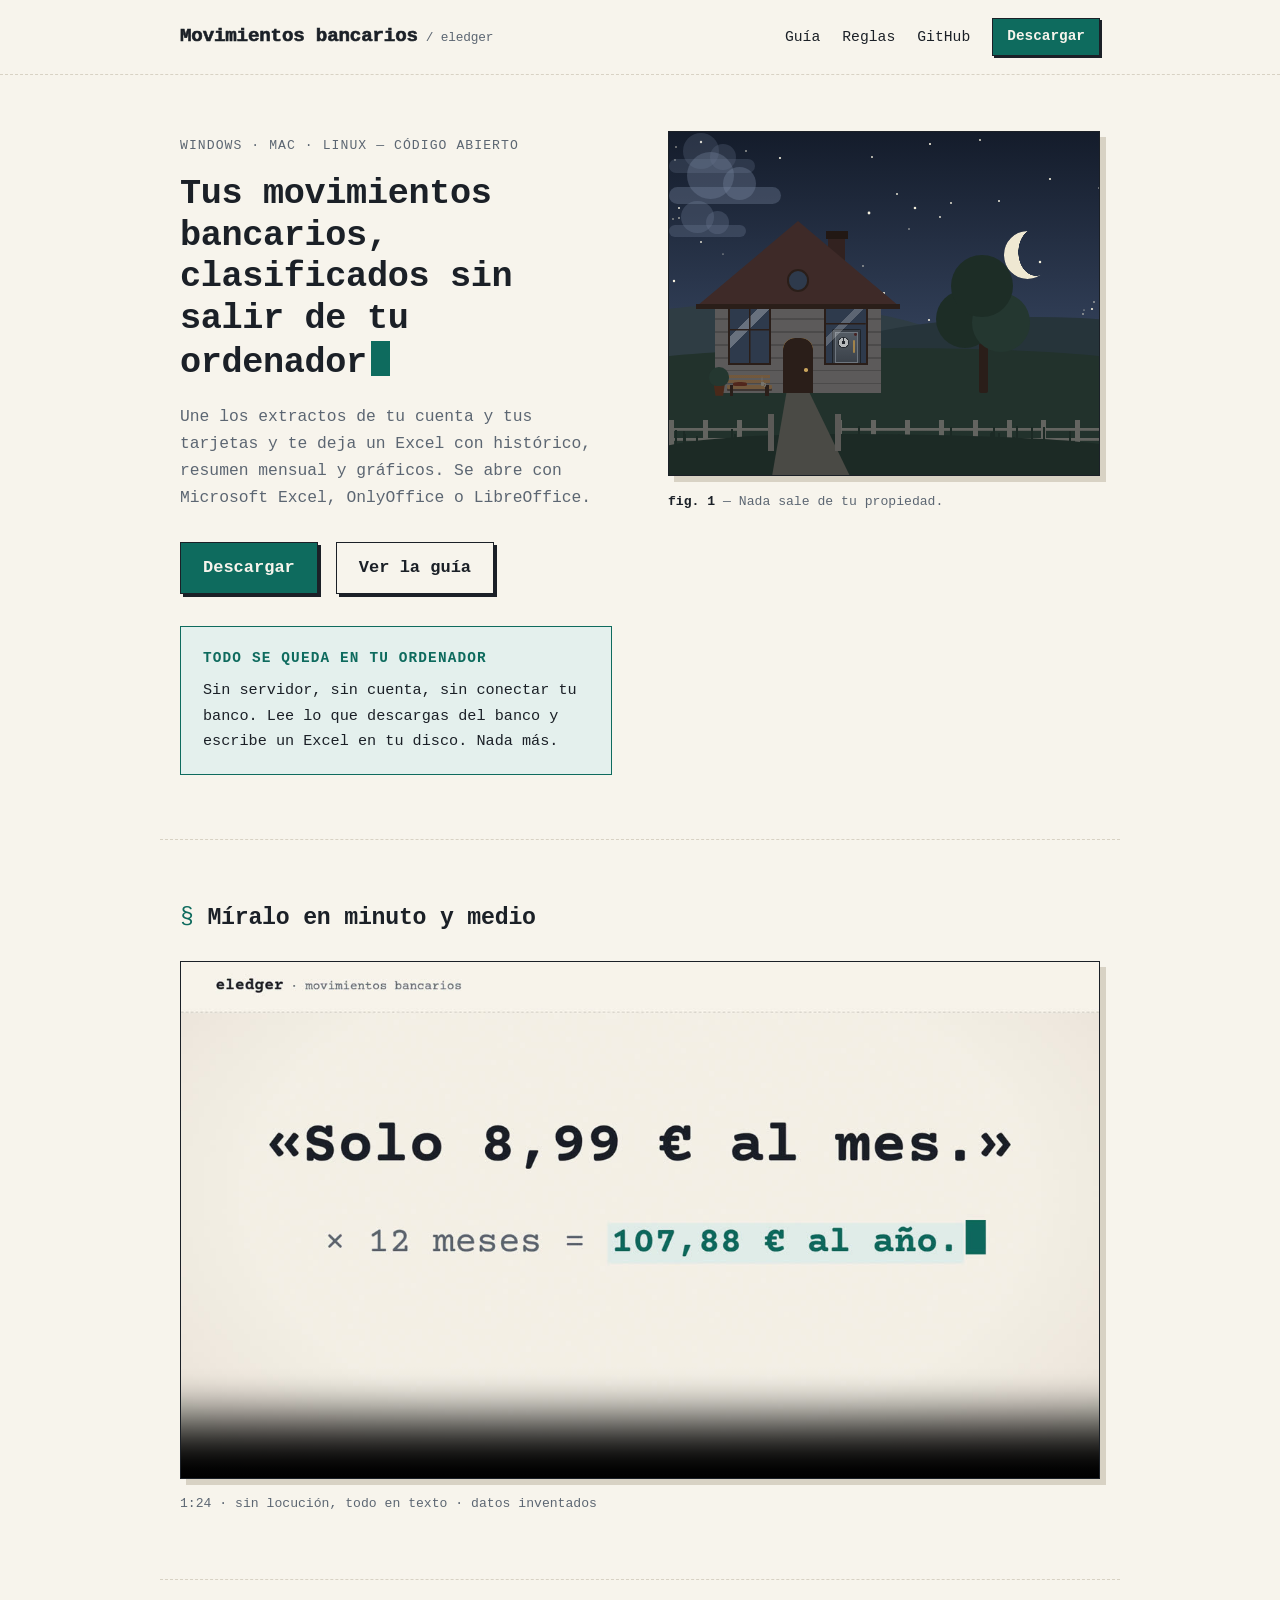
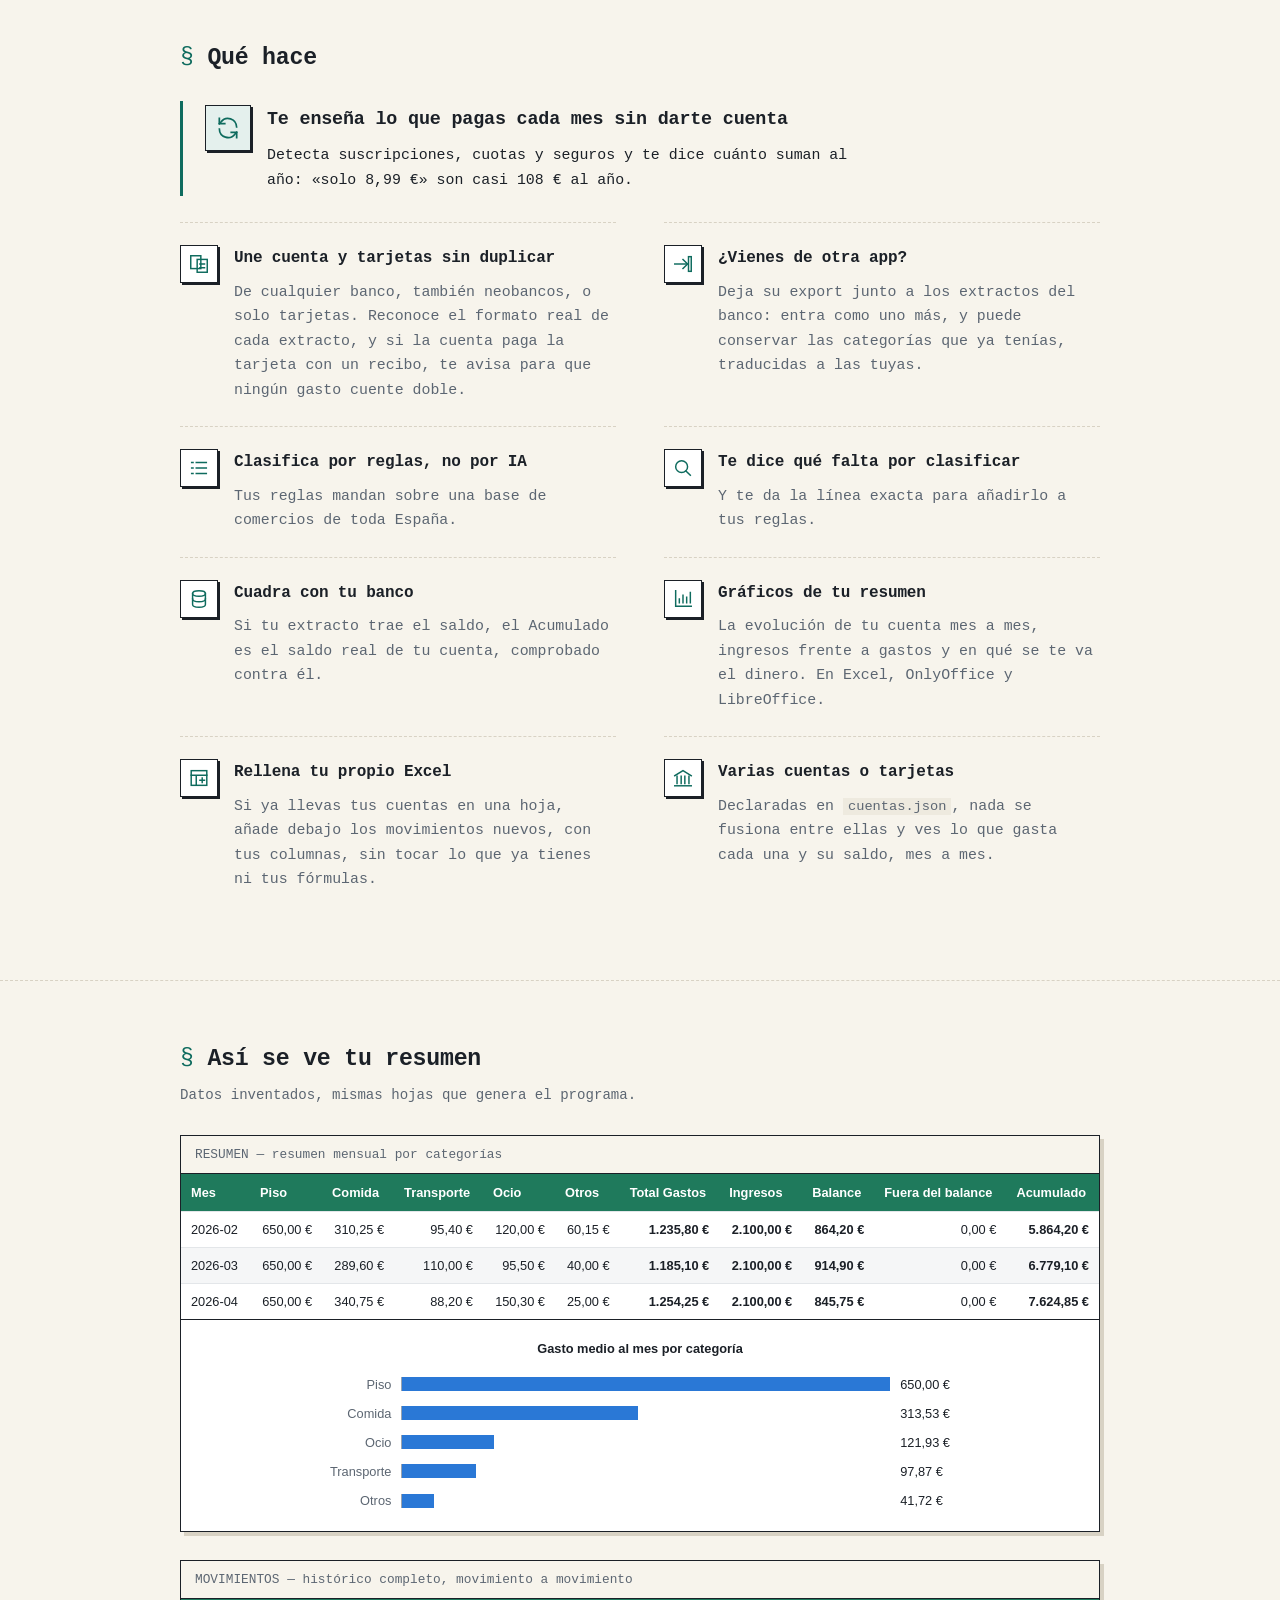
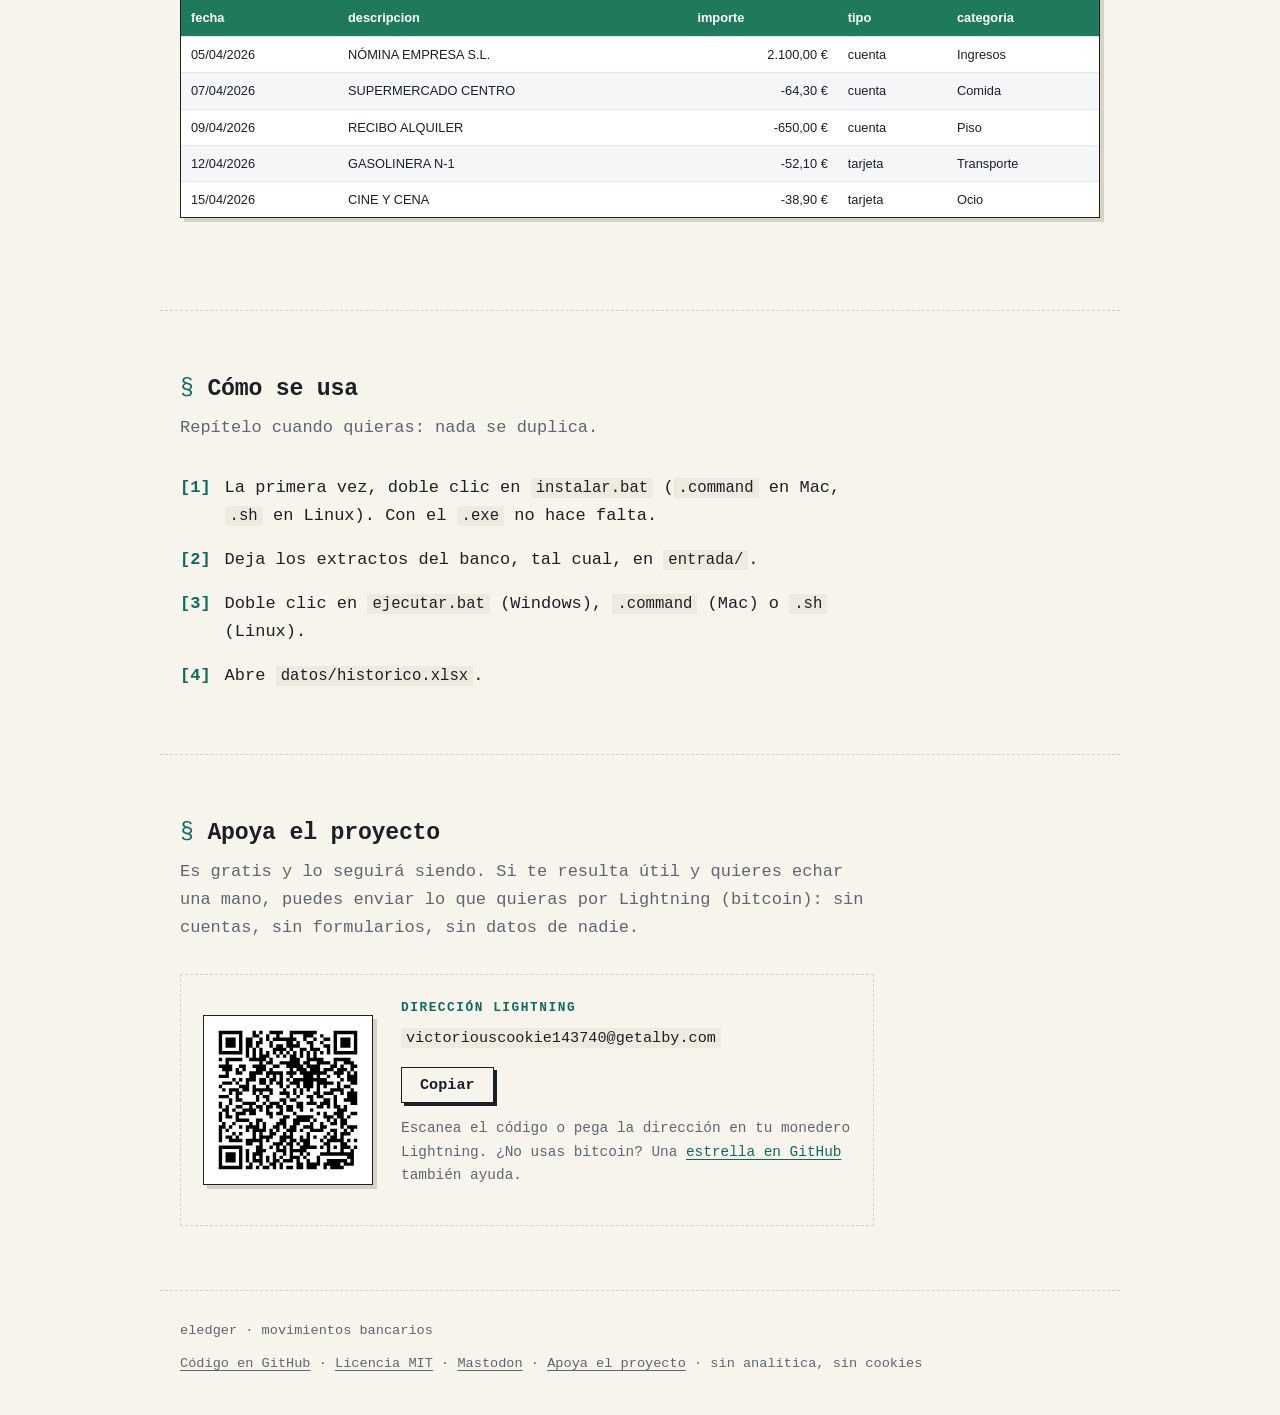
<file: index.html>
<!doctype html>
<html lang="es">
<head>
<meta charset="utf-8">
<meta name="viewport" content="width=device-width, initial-scale=1">
<link rel="canonical" href="https://eledger.surge.sh/">
<!-- La web oficial está en Surge. Esta misma página la sirve también GitHub
     Pages (ulmoexp.github.io/eledger-web); allí solo redirige, conservando la
     ruta y el ancla, para que los enlaces antiguos sigan funcionando sin tener
     dos copias distintas. En Surge no hace nada y no pide nada a ningún sitio. -->
<script>if (location.hostname === "ulmoexp.github.io") location.replace("https://eledger.surge.sh" + location.pathname.replace(/^\/eledger-web/, "") + location.search + location.hash);</script>
<title>Movimientos bancarios · eledger</title>
<meta name="description" content="Herramienta local para clasificar tus movimientos bancarios. Todo se procesa en tu ordenador: sin servidor, sin cuenta, sin conexión a internet.">
<link rel="stylesheet" href="assets/estilos.css">
<script src="assets/escena.js" defer></script>
<script src="assets/apoyo.js" defer></script>
</head>
<body>

<header class="cabecera">
  <nav class="nav contenedor">
    <a class="marca" href="#">Movimientos bancarios<small>eledger</small></a>
    <div class="enlaces">
      <a href="guia/">Guía</a>
      <a href="reglas.html">Reglas</a>
      <a href="https://github.com/ulmoexp/eledger">GitHub</a>
      <a class="boton" href="https://github.com/ulmoexp/eledger/releases/latest">Descargar</a>
    </div>
  </nav>
</header>

<main>

  <section class="hero contenedor">
    <div class="hero-texto">
      <span class="antetitulo">Windows · Mac · Linux — código abierto</span>
      <h1>Tus movimientos bancarios, clasificados sin salir de tu ordenador<span class="cursor" aria-hidden="true"></span></h1>
      <p class="sub">
        Une los extractos de tu cuenta y tus tarjetas y te deja un Excel
        con histórico, resumen mensual y gráficos. Se abre con Microsoft
        Excel, OnlyOffice o LibreOffice.
      </p>
      <div class="cta">
        <a class="boton" href="https://github.com/ulmoexp/eledger/releases/latest">Descargar</a>
        <a class="boton-secundario" href="guia/">Ver la guía</a>
      </div>
    </div>

    <div class="aviso">
      <h3>Todo se queda en tu ordenador</h3>
      <p>
        Sin servidor, sin cuenta, sin conectar tu banco. Lee lo que descargas del
        banco y escribe un Excel en tu disco. Nada más.
      </p>
    </div>

    <figure class="escena-marco">
      <div class="escena" id="escena" tabindex="0" role="img"
           aria-label="Ilustración: una casa de campo con una caja fuerte que se ve por la ventana, un árbol y una valla, bajo el cielo y la luz de la hora que es ahora.">
        <div class="estrellas"></div>
        <div class="astro"></div>
        <div class="luna"></div>
        <div class="nube"></div>
        <div class="nube n2"></div>
        <div class="nube n3"></div>
        <div class="monte m1"></div>
        <div class="monte m2"></div>
        <div class="niebla"></div>
        <div class="prado"></div>
        <div class="arbol"><div class="tronco"></div><div class="c1"></div><div class="c2"></div><div class="c3"></div></div>
        <div class="casa">
          <div class="chimenea"></div>
          <div class="tejado"></div>
          <div class="buhardilla"></div>
          <div class="pared"></div>
          <div class="alero"></div>
          <div class="ventana v1"></div>
          <div class="ventana v2"><div class="caja-fuerte"><span class="rueda"></span><span class="piloto"></span></div></div>
          <div class="hueco"></div>
          <div class="puerta"></div>
        </div>
        <div class="banco">
          <div class="respaldo"></div>
          <div class="asiento"></div>
          <div class="pata-banco b1"></div>
          <div class="pata-banco b2"></div>
          <div class="cojin"></div>
          <div class="taza"></div>
        </div>
        <div class="maceta"><div class="mata"></div></div>
        <div class="valla izq"></div>
        <div class="valla dcha"></div>
        <div class="primer-plano"></div>
        <div class="camino"></div>
        <div class="poste p1"></div>
        <div class="poste p2"></div>
      </div>
      <figcaption>
        <strong>fig. 1</strong> — Nada sale de tu propiedad.
      </figcaption>
    </figure>
  </section>

  <section class="contenedor" id="video">
    <h2>Míralo en minuto y medio</h2>
    <figure class="video">
      <video controls preload="none" playsinline width="1920" height="1080"
             poster="assets/video/eledger-portada.jpg"
             aria-label="Vídeo de 1 minuto y 24 segundos: qué hace la herramienta, paso a paso, con datos inventados. Sin locución: todo va en texto en pantalla.">
        <source src="assets/video/eledger.mp4" type="video/mp4">
        <a href="assets/video/eledger.mp4">Descargar el vídeo (MP4)</a>
      </video>
      <figcaption>1:24 · sin locución, todo en texto · datos inventados</figcaption>
    </figure>
  </section>

  <section class="contenedor" id="que-hace">
    <h2>Qué hace</h2>
    <div class="rejilla">
      <div class="tarjeta destacada">
        <svg class="icono" viewBox="0 0 24 24" aria-hidden="true" fill="none" stroke="currentColor" stroke-width="1.6" stroke-linecap="square" stroke-linejoin="miter"><path d="M20 11a8 8 0 0 0-14.5-4.5L4 8"/><path d="M4 3v5h5"/><path d="M4 13a8 8 0 0 0 14.5 4.5L20 16"/><path d="M20 21v-5h-5"/></svg>
        <h3>Te enseña lo que pagas cada mes sin darte cuenta</h3>
        <p>Detecta suscripciones, cuotas y seguros y te dice cuánto suman al año: «solo 8,99 €» son casi 108 € al año.</p>
      </div>
      <div class="tarjeta">
        <svg class="icono" viewBox="0 0 24 24" aria-hidden="true" fill="none" stroke="currentColor" stroke-width="1.6" stroke-linecap="square" stroke-linejoin="miter"><rect x="3" y="3" width="11" height="14"/><rect x="10" y="7" width="11" height="14"/><path d="M13 12h5M13 16h5"/></svg>
        <h3>Une cuenta y tarjetas sin duplicar</h3>
        <p>De cualquier banco, también neobancos, o solo tarjetas. Reconoce el formato real de cada extracto, y si la cuenta paga la tarjeta con un recibo, te avisa para que ningún gasto cuente doble.</p>
      </div>
      <div class="tarjeta">
        <svg class="icono" viewBox="0 0 24 24" aria-hidden="true" fill="none" stroke="currentColor" stroke-width="1.6" stroke-linecap="square" stroke-linejoin="miter"><path d="M3 12h13"/><path d="M12 7l5 5-5 5"/><rect x="18" y="4" width="3" height="16"/></svg>
        <h3>¿Vienes de otra app?</h3>
        <p>Deja su export junto a los extractos del banco: entra como uno más, y puede conservar las categorías que ya tenías, traducidas a las tuyas.</p>
      </div>
      <div class="tarjeta">
        <svg class="icono" viewBox="0 0 24 24" aria-hidden="true" fill="none" stroke="currentColor" stroke-width="1.6" stroke-linecap="square" stroke-linejoin="miter"><path d="M9 6h11M9 12h11M9 18h11"/><path d="M4 6h1.5M4 12h1.5M4 18h1.5"/></svg>
        <h3>Clasifica por reglas, no por IA</h3>
        <p>Tus reglas mandan sobre una base de comercios de toda España.</p>
      </div>
      <div class="tarjeta">
        <svg class="icono" viewBox="0 0 24 24" aria-hidden="true" fill="none" stroke="currentColor" stroke-width="1.6" stroke-linecap="square" stroke-linejoin="miter"><circle cx="10.5" cy="10.5" r="6.5"/><path d="M20 20l-4.8-4.8"/></svg>
        <h3>Te dice qué falta por clasificar</h3>
        <p>Y te da la línea exacta para añadirlo a tus reglas.</p>
      </div>
      <div class="tarjeta">
        <svg class="icono" viewBox="0 0 24 24" aria-hidden="true" fill="none" stroke="currentColor" stroke-width="1.6" stroke-linecap="square" stroke-linejoin="miter"><ellipse cx="12" cy="6" rx="7" ry="3"/><path d="M5 6v6c0 1.7 3.1 3 7 3s7-1.3 7-3V6"/><path d="M5 12v6c0 1.7 3.1 3 7 3s7-1.3 7-3v-6"/></svg>
        <h3>Cuadra con tu banco</h3>
        <p>Si tu extracto trae el saldo, el Acumulado es el saldo real de tu cuenta, comprobado contra él.</p>
      </div>
      <div class="tarjeta">
        <svg class="icono" viewBox="0 0 24 24" aria-hidden="true" fill="none" stroke="currentColor" stroke-width="1.6" stroke-linecap="square" stroke-linejoin="miter"><path d="M4 3v17h17"/><path d="M8 16v-4M12 16V8M16 16v-6M20 16V5"/></svg>
        <h3>Gráficos de tu resumen</h3>
        <p>La evolución de tu cuenta mes a mes, ingresos frente a gastos y en qué se te va el dinero. En Excel, OnlyOffice y LibreOffice.</p>
      </div>
      <div class="tarjeta">
        <svg class="icono" viewBox="0 0 24 24" aria-hidden="true" fill="none" stroke="currentColor" stroke-width="1.6" stroke-linecap="square" stroke-linejoin="miter"><rect x="3.5" y="4" width="17" height="16"/><path d="M3.5 9h17M9 9v11"/><path d="M13 14.5h5M15.5 12v5"/></svg>
        <h3>Rellena tu propio Excel</h3>
        <p>Si ya llevas tus cuentas en una hoja, añade debajo los movimientos nuevos, con tus columnas, sin tocar lo que ya tienes ni tus fórmulas.</p>
      </div>
      <div class="tarjeta">
        <svg class="icono" viewBox="0 0 24 24" aria-hidden="true" fill="none" stroke="currentColor" stroke-width="1.6" stroke-linecap="square" stroke-linejoin="miter"><path d="M3 9.5 12 4l9 5.5"/><path d="M5.5 10v8M10 10v8M14 10v8M18.5 10v8"/><path d="M3 20.5h18"/></svg>
        <h3>Varias cuentas o tarjetas</h3>
        <p>Declaradas en <code>cuentas.json</code>, nada se fusiona entre ellas y ves lo que gasta cada una y su saldo, mes a mes.</p>
      </div>
    </div>
  </section>

  <section id="vista-previa">
   <div class="contenedor-ancho">
    <h2 class="previa-titulo">Así se ve tu resumen</h2>
    <span class="previa-etiqueta">
      Datos inventados, mismas hojas que genera el programa.
    </span>

    <div class="hoja-excel">
      <div class="rotulo">RESUMEN — resumen mensual por categorías</div>
      <div class="scroll">
      <table>
        <thead>
          <tr>
            <th>Mes</th><th>Piso</th><th>Comida</th><th>Transporte</th>
            <th>Ocio</th><th>Otros</th><th>Total Gastos</th><th>Ingresos</th>
            <th>Balance</th><th>Fuera del balance</th><th>Acumulado</th>
          </tr>
        </thead>
        <tbody>
          <tr>
            <td>2026-02</td><td class="num">650,00 €</td><td class="num">310,25 €</td>
            <td class="num">95,40 €</td><td class="num">120,00 €</td><td class="num">60,15 €</td>
            <td class="num fuerte">1.235,80 €</td><td class="num fuerte">2.100,00 €</td>
            <td class="num fuerte">864,20 €</td><td class="num">0,00 €</td><td class="num fuerte">5.864,20 €</td>
          </tr>
          <tr>
            <td>2026-03</td><td class="num">650,00 €</td><td class="num">289,60 €</td>
            <td class="num">110,00 €</td><td class="num">95,50 €</td><td class="num">40,00 €</td>
            <td class="num fuerte">1.185,10 €</td><td class="num fuerte">2.100,00 €</td>
            <td class="num fuerte">914,90 €</td><td class="num">0,00 €</td><td class="num fuerte">6.779,10 €</td>
          </tr>
          <tr>
            <td>2026-04</td><td class="num">650,00 €</td><td class="num">340,75 €</td>
            <td class="num">88,20 €</td><td class="num">150,30 €</td><td class="num">25,00 €</td>
            <td class="num fuerte">1.254,25 €</td><td class="num fuerte">2.100,00 €</td>
            <td class="num fuerte">845,75 €</td><td class="num">0,00 €</td><td class="num fuerte">7.624,85 €</td>
          </tr>
        </tbody>
      </table>
      </div>
      <figure class="grafico-hoja">
        <figcaption>Gasto medio al mes por categoría</figcaption>
        <div class="barras">
          <span class="nombre">Piso</span><span class="pista"><span class="barra" style="width:100%"></span></span><span class="valor">650,00 €</span>
          <span class="nombre">Comida</span><span class="pista"><span class="barra" style="width:48.2%"></span></span><span class="valor">313,53 €</span>
          <span class="nombre">Ocio</span><span class="pista"><span class="barra" style="width:18.8%"></span></span><span class="valor">121,93 €</span>
          <span class="nombre">Transporte</span><span class="pista"><span class="barra" style="width:15.1%"></span></span><span class="valor">97,87 €</span>
          <span class="nombre">Otros</span><span class="pista"><span class="barra" style="width:6.4%"></span></span><span class="valor">41,72 €</span>
        </div>
      </figure>
    </div>

    <div class="hoja-excel">
      <div class="rotulo">MOVIMIENTOS — histórico completo, movimiento a movimiento</div>
      <div class="scroll">
      <table>
        <thead>
          <tr><th>fecha</th><th>descripcion</th><th>importe</th><th>tipo</th><th>categoria</th></tr>
        </thead>
        <tbody>
          <tr><td>05/04/2026</td><td>NÓMINA EMPRESA S.L.</td><td class="num">2.100,00 €</td><td>cuenta</td><td>Ingresos</td></tr>
          <tr><td>07/04/2026</td><td>SUPERMERCADO CENTRO</td><td class="num">-64,30 €</td><td>cuenta</td><td>Comida</td></tr>
          <tr><td>09/04/2026</td><td>RECIBO ALQUILER</td><td class="num">-650,00 €</td><td>cuenta</td><td>Piso</td></tr>
          <tr><td>12/04/2026</td><td>GASOLINERA N-1</td><td class="num">-52,10 €</td><td>tarjeta</td><td>Transporte</td></tr>
          <tr><td>15/04/2026</td><td>CINE Y CENA</td><td class="num">-38,90 €</td><td>tarjeta</td><td>Ocio</td></tr>
        </tbody>
      </table>
      </div>
    </div>
   </div>
  </section>

  <section class="contenedor" id="como-se-usa">
    <h2>Cómo se usa</h2>
    <p class="entradilla">Repítelo cuando quieras: nada se duplica.</p>
    <ol class="pasos">
      <li><span>La primera vez, doble clic en <code>instalar.bat</code>
        (<code>.command</code> en Mac, <code>.sh</code> en Linux). Con el
        <code>.exe</code> no hace falta.</span></li>
      <li><span>Deja los extractos del banco, tal cual, en <code>entrada/</code>.</span></li>
      <li><span>Doble clic en <code>ejecutar.bat</code> (Windows),
        <code>.command</code> (Mac) o <code>.sh</code> (Linux).</span></li>
      <li><span>Abre <code>datos/historico.xlsx</code>.</span></li>
    </ol>
  </section>

  <section class="contenedor" id="apoya">
    <h2>Apoya el proyecto</h2>
    <p class="entradilla">Es gratis y lo seguirá siendo. Si te resulta útil y
      quieres echar una mano, puedes enviar lo que quieras por Lightning
      (bitcoin): sin cuentas, sin formularios, sin datos de nadie.</p>
    <div class="apoyo">
      <img class="apoyo-qr" src="assets/lightning-qr.svg" width="170" height="170"
           alt="Código QR de la dirección Lightning para apoyar el proyecto">
      <div class="apoyo-texto">
        <p class="apoyo-etiqueta">Dirección Lightning</p>
        <p class="apoyo-direccion"><code id="direccion-ln">victoriouscookie143740@<wbr>getalby.com</code></p>
        <div class="apoyo-accion">
          <button class="boton-secundario" id="copiar-ln" type="button" hidden>Copiar</button>
          <span class="apoyo-aviso" id="aviso-ln" role="status" aria-live="polite"></span>
        </div>
        <p class="pmini">Escanea el código o pega la dirección en tu monedero
          Lightning. ¿No usas bitcoin? Una
          <a href="https://github.com/ulmoexp/eledger">estrella en GitHub</a>
          también ayuda.</p>
      </div>
    </div>
  </section>

</main>

<footer class="contenedor">
  <div class="filas">
    <span>eledger · movimientos bancarios</span>
    <span>
      <a href="https://github.com/ulmoexp/eledger">Código en GitHub</a>
      · <a href="https://github.com/ulmoexp/eledger/blob/master/LICENSE">Licencia MIT</a>
      · <a href="https://masto.es/@eledger" rel="me">Mastodon</a>
      · <a href="#apoya">Apoya el proyecto</a>
      · sin analítica, sin cookies
    </span>
  </div>
</footer>

</body>
</html>
</file>
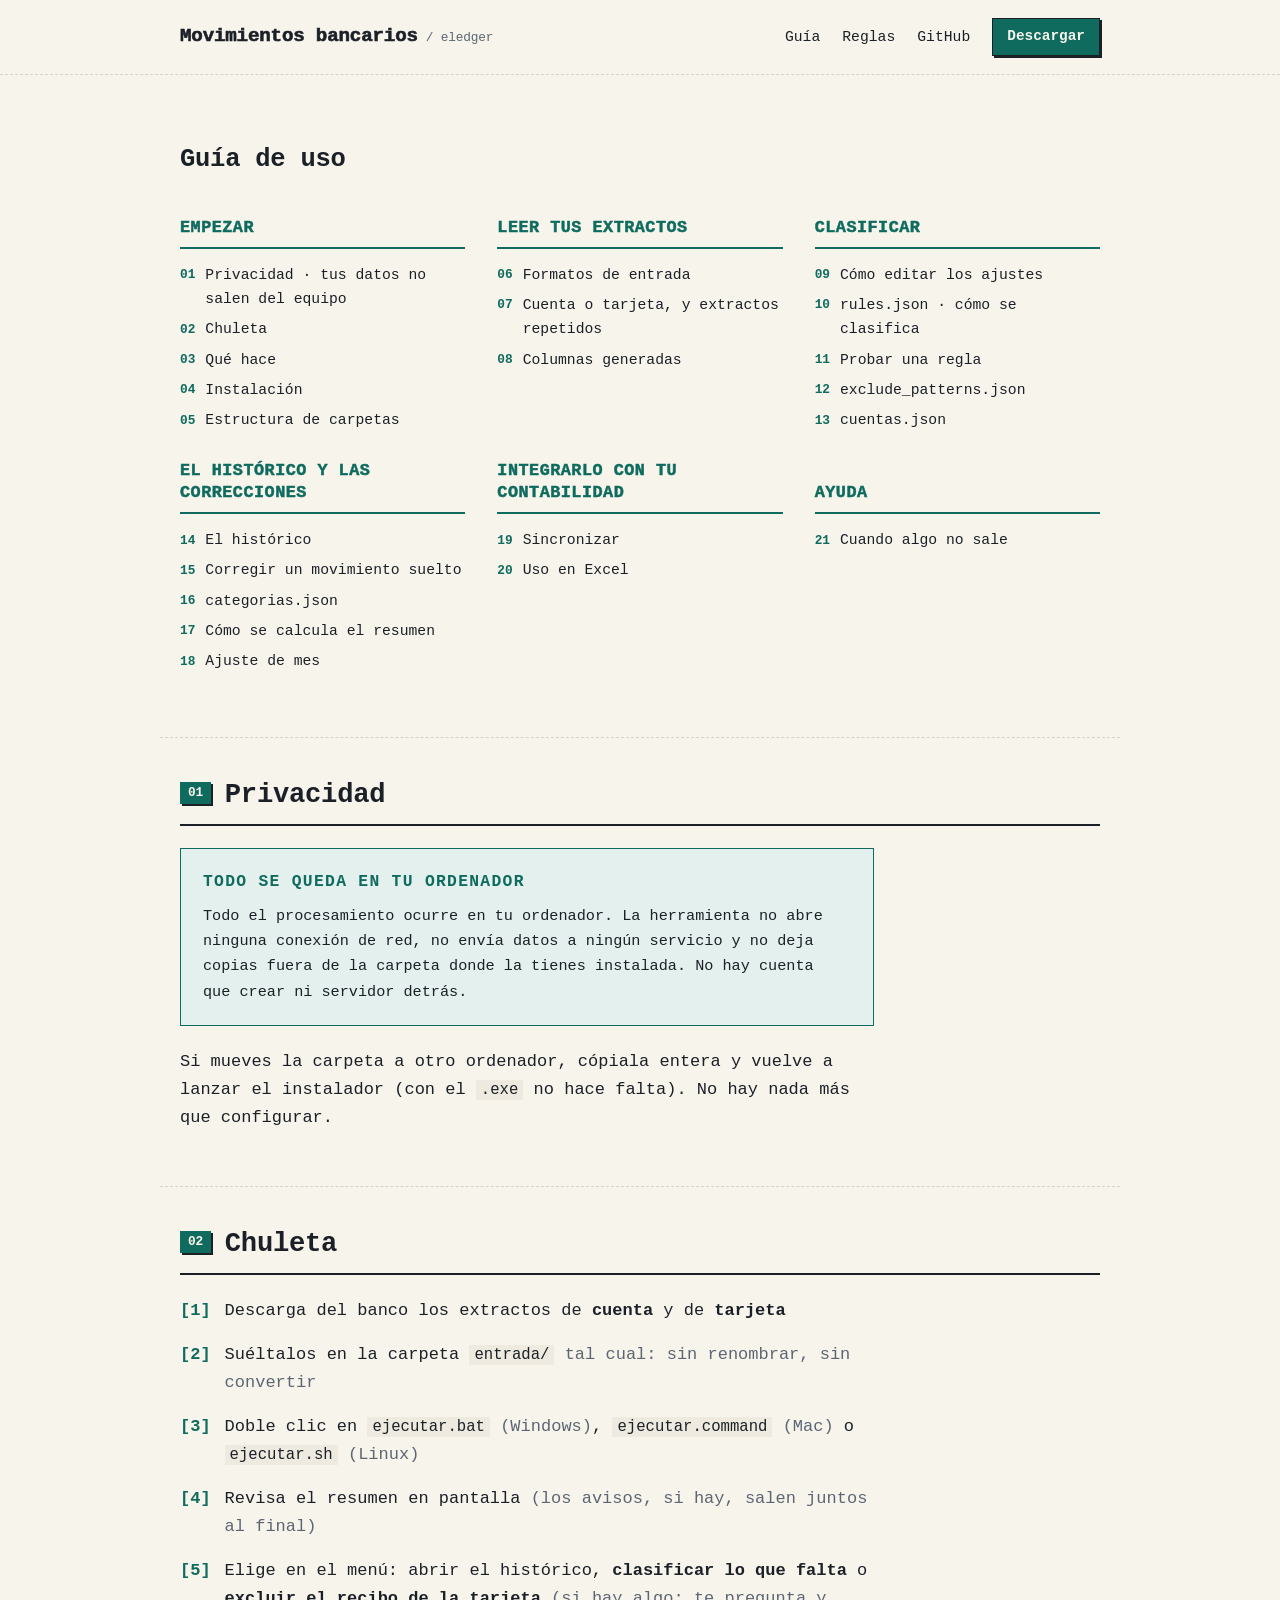
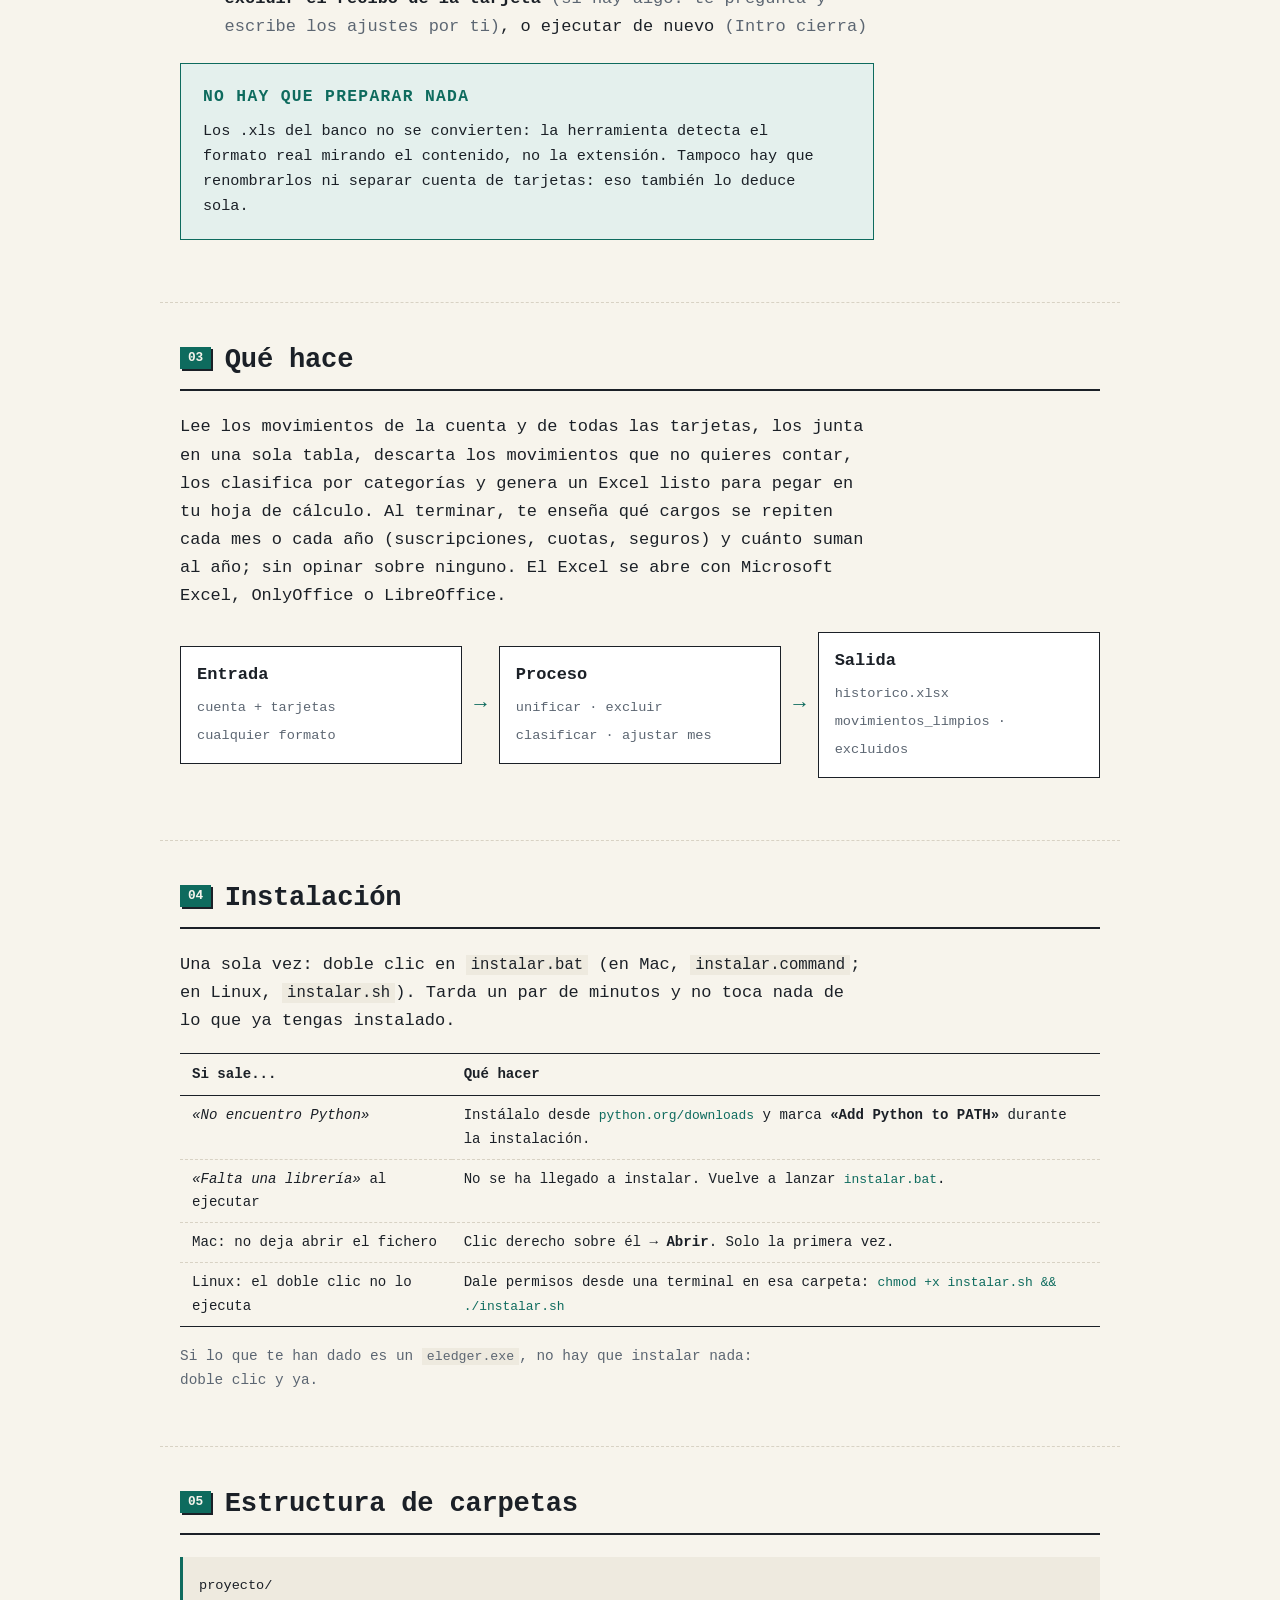
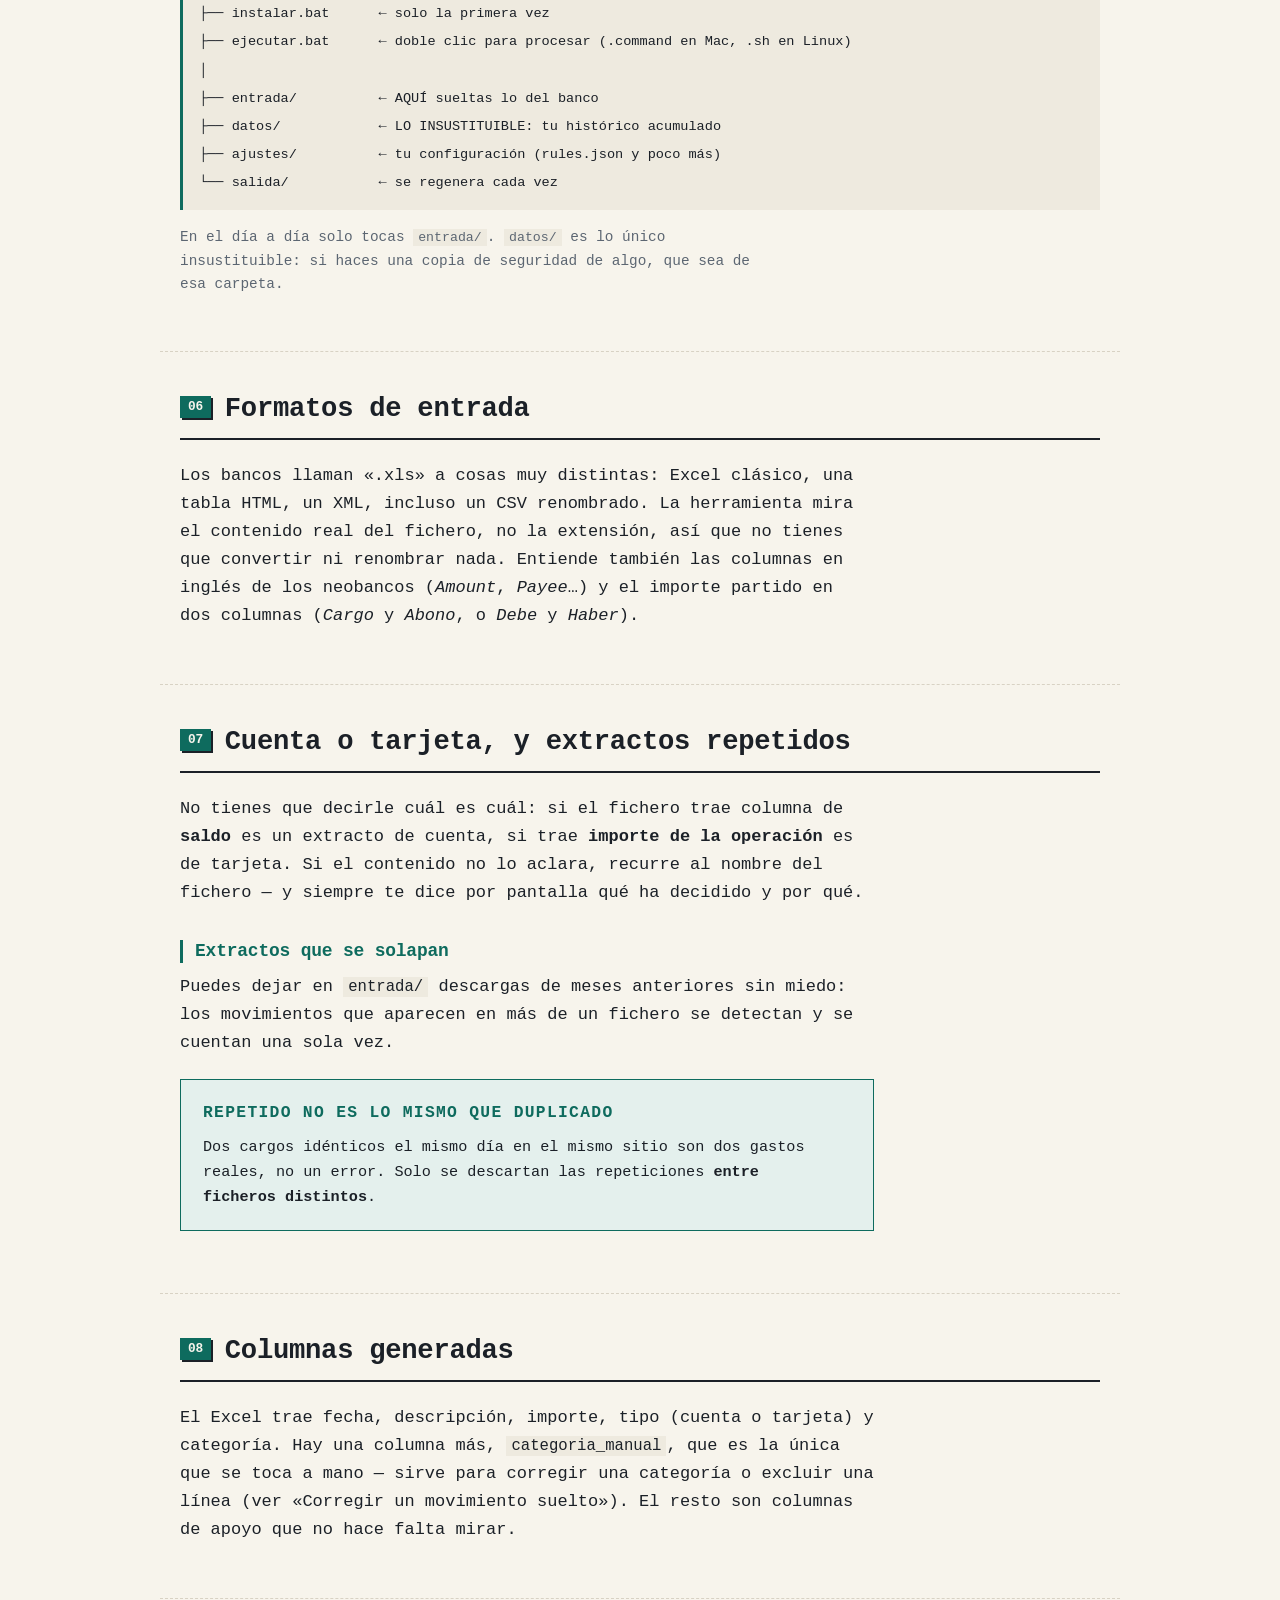
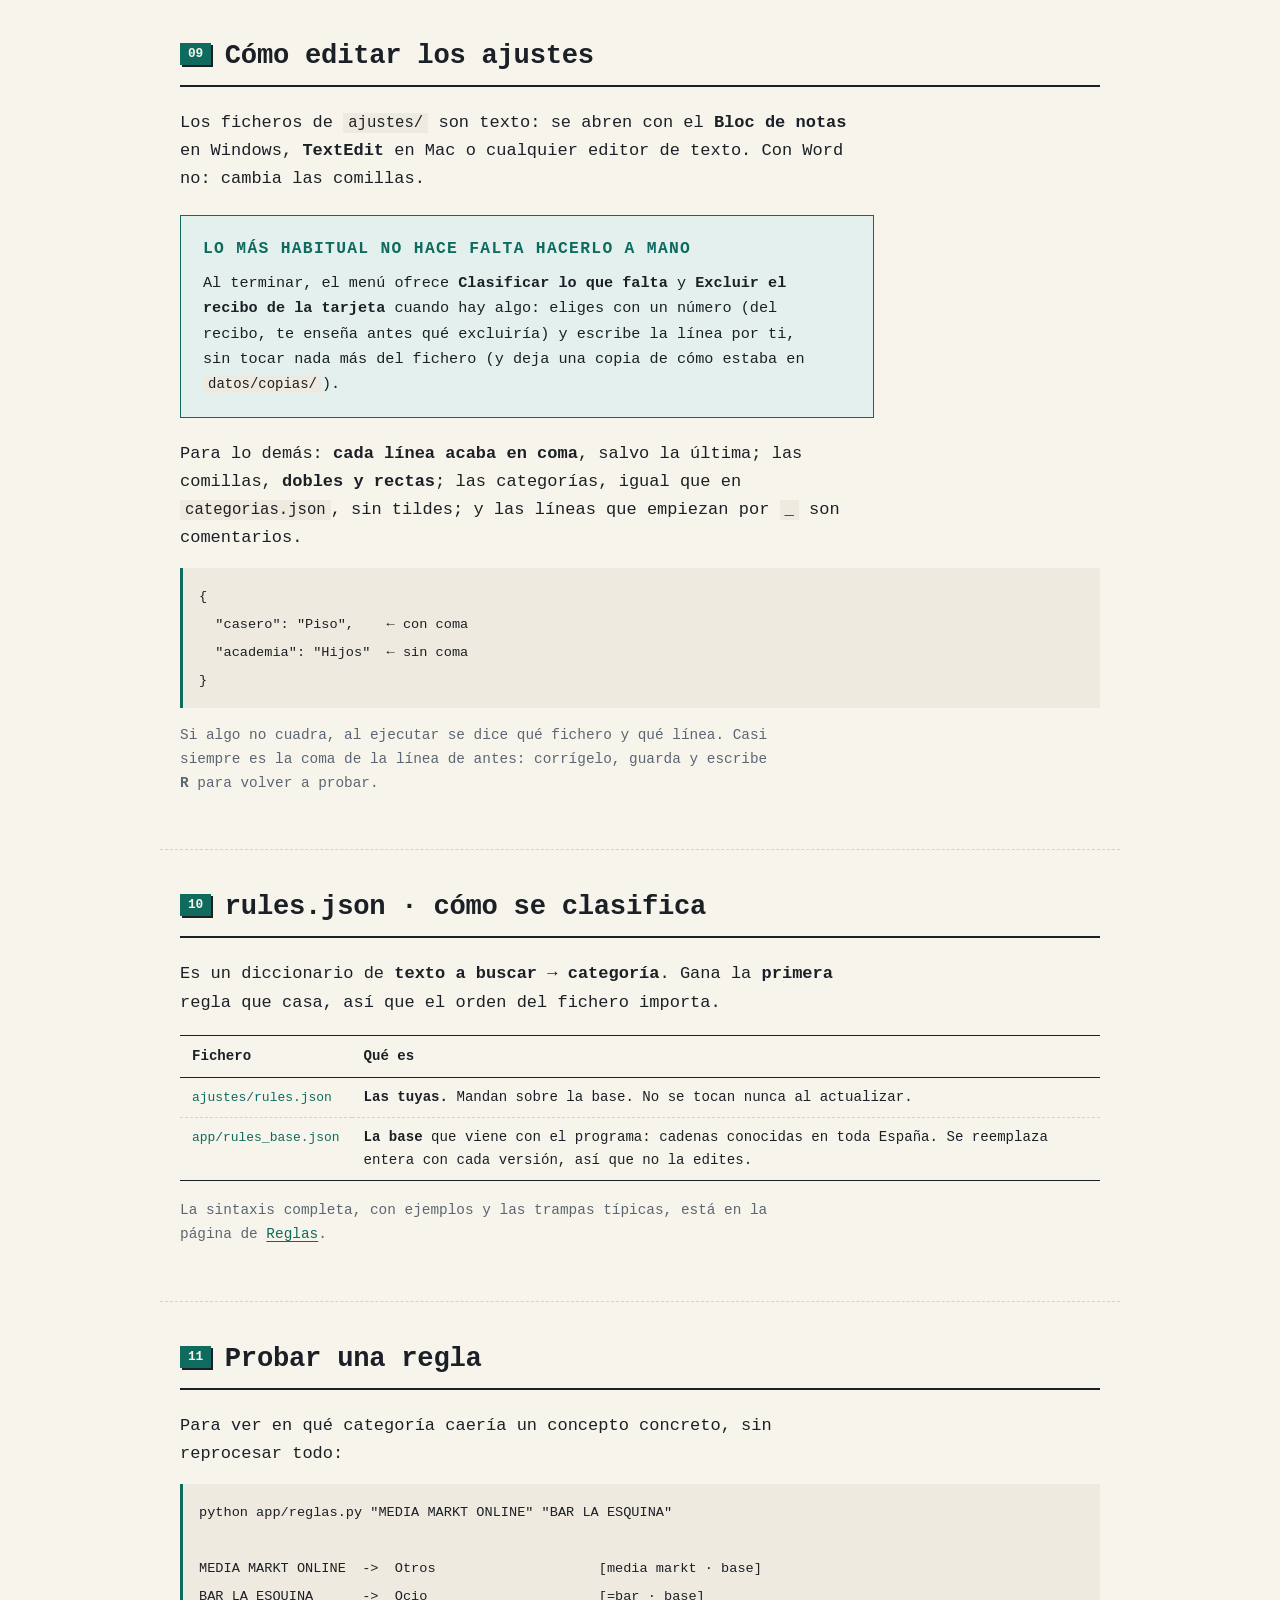
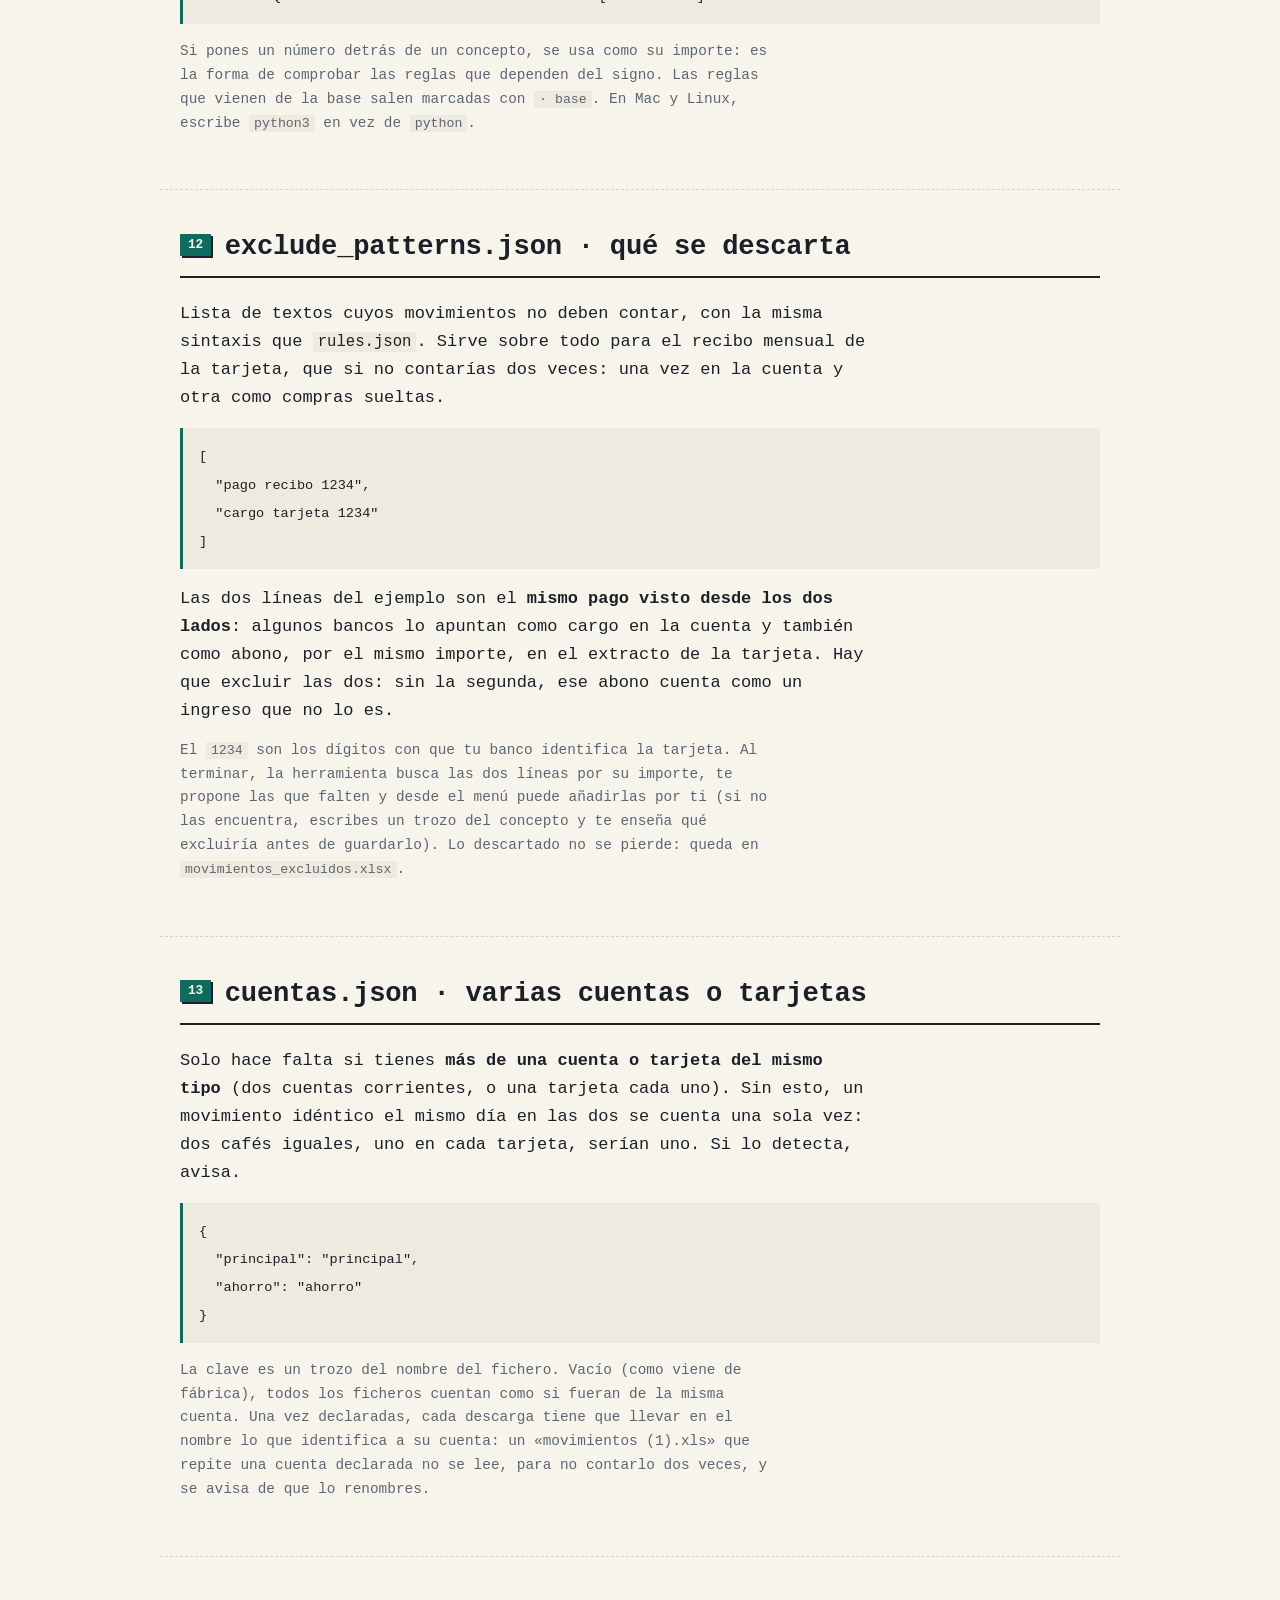
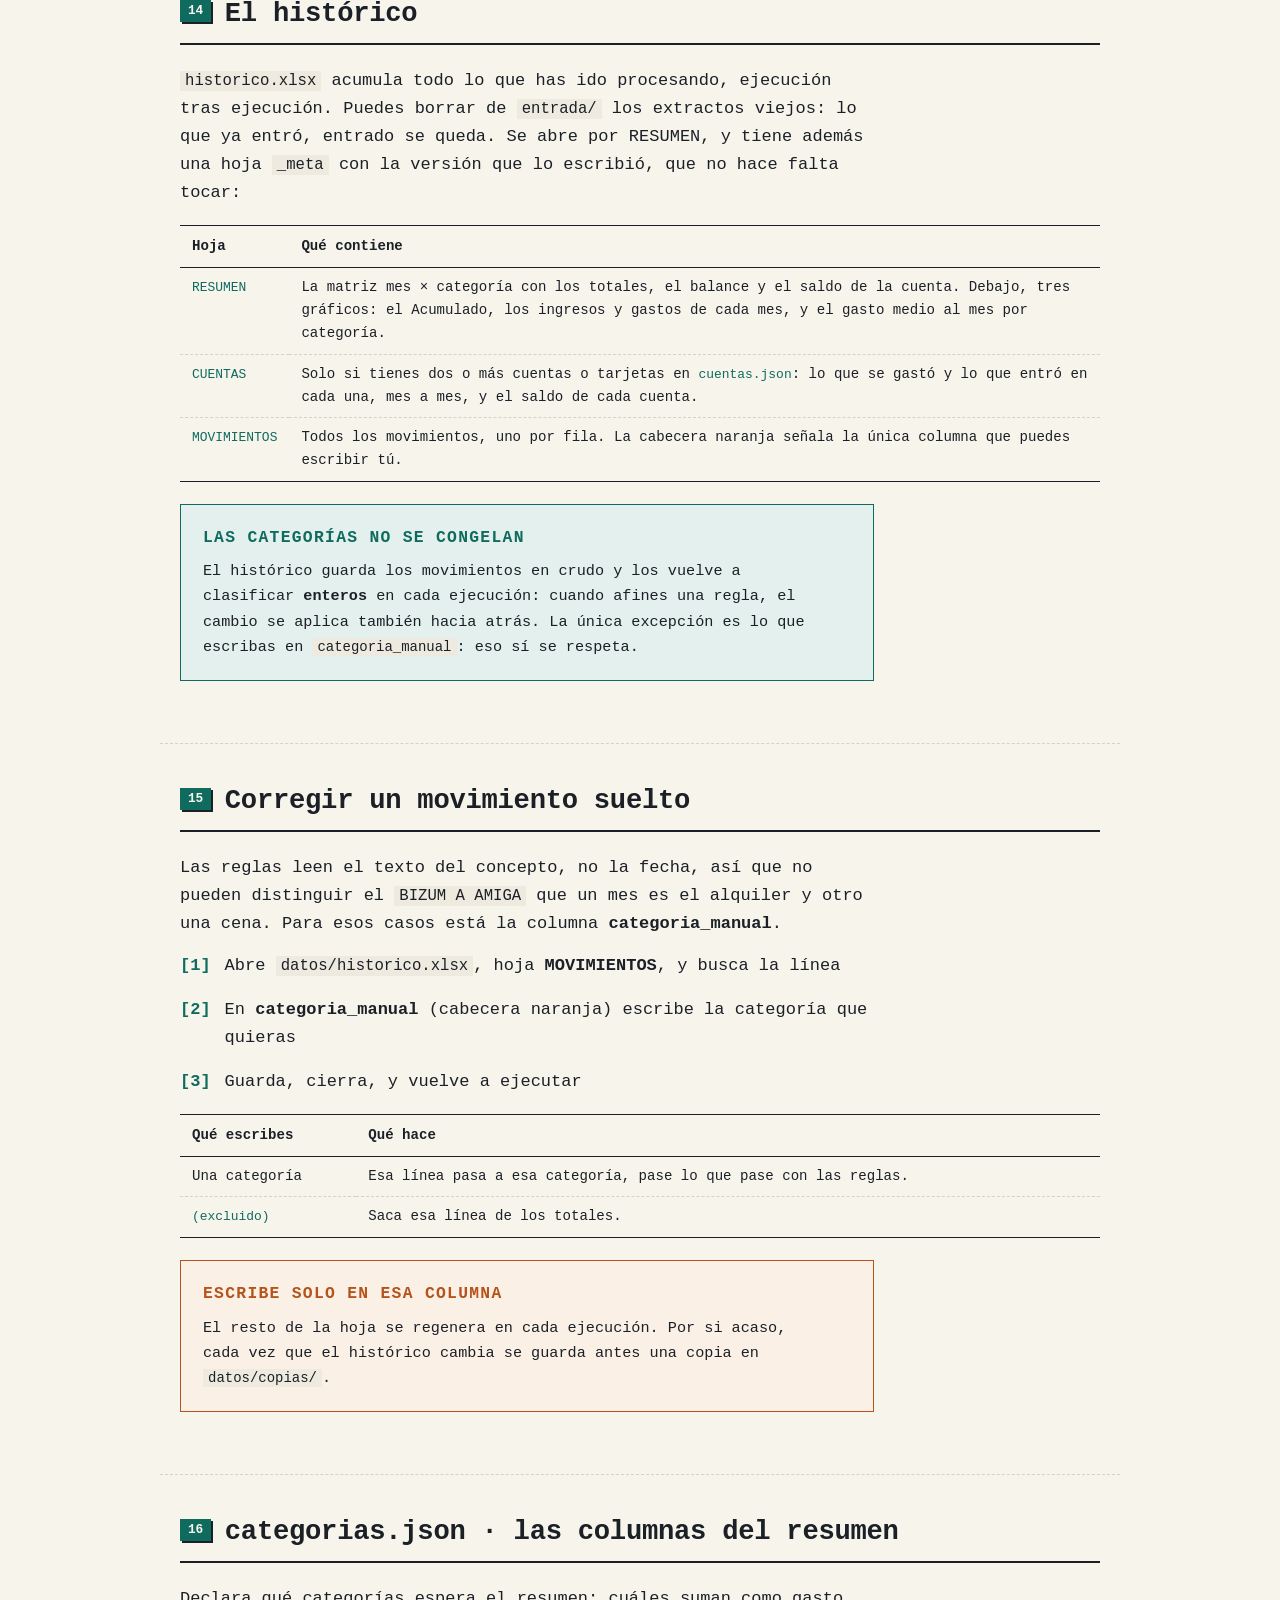
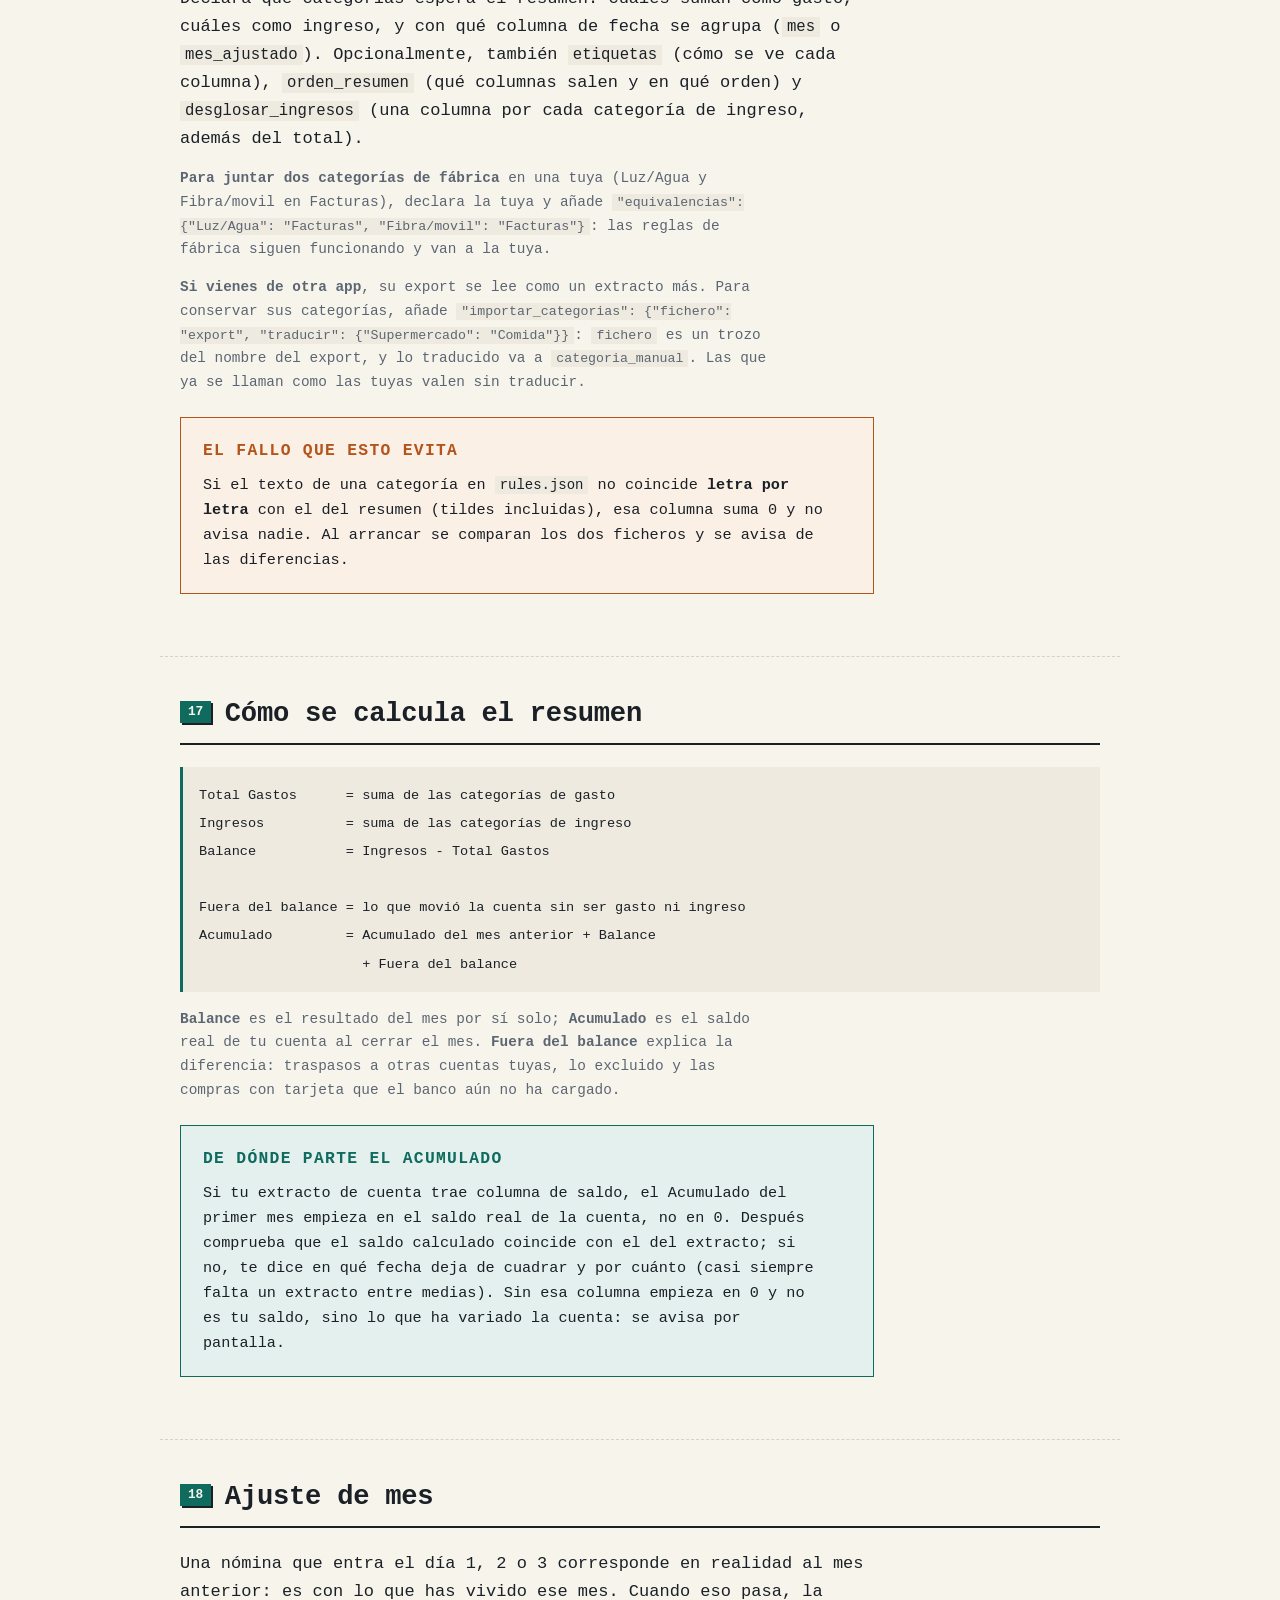
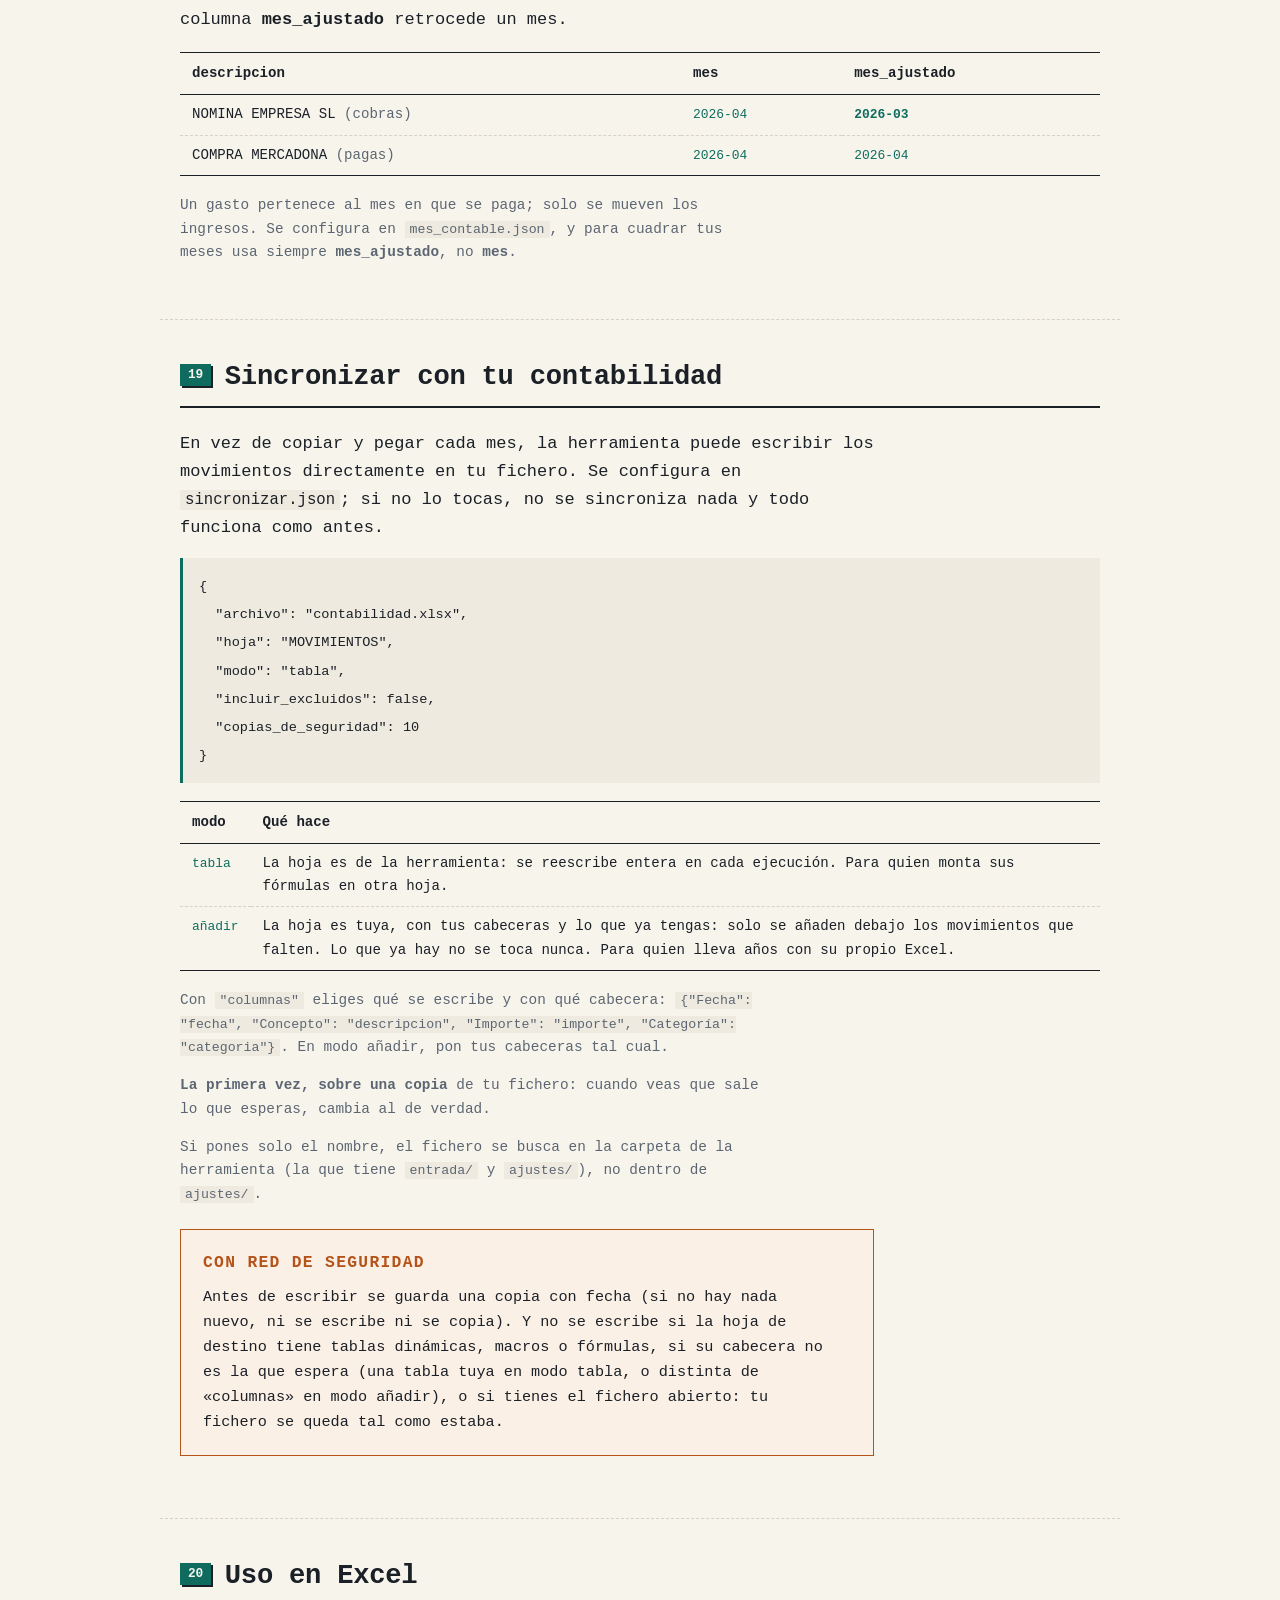
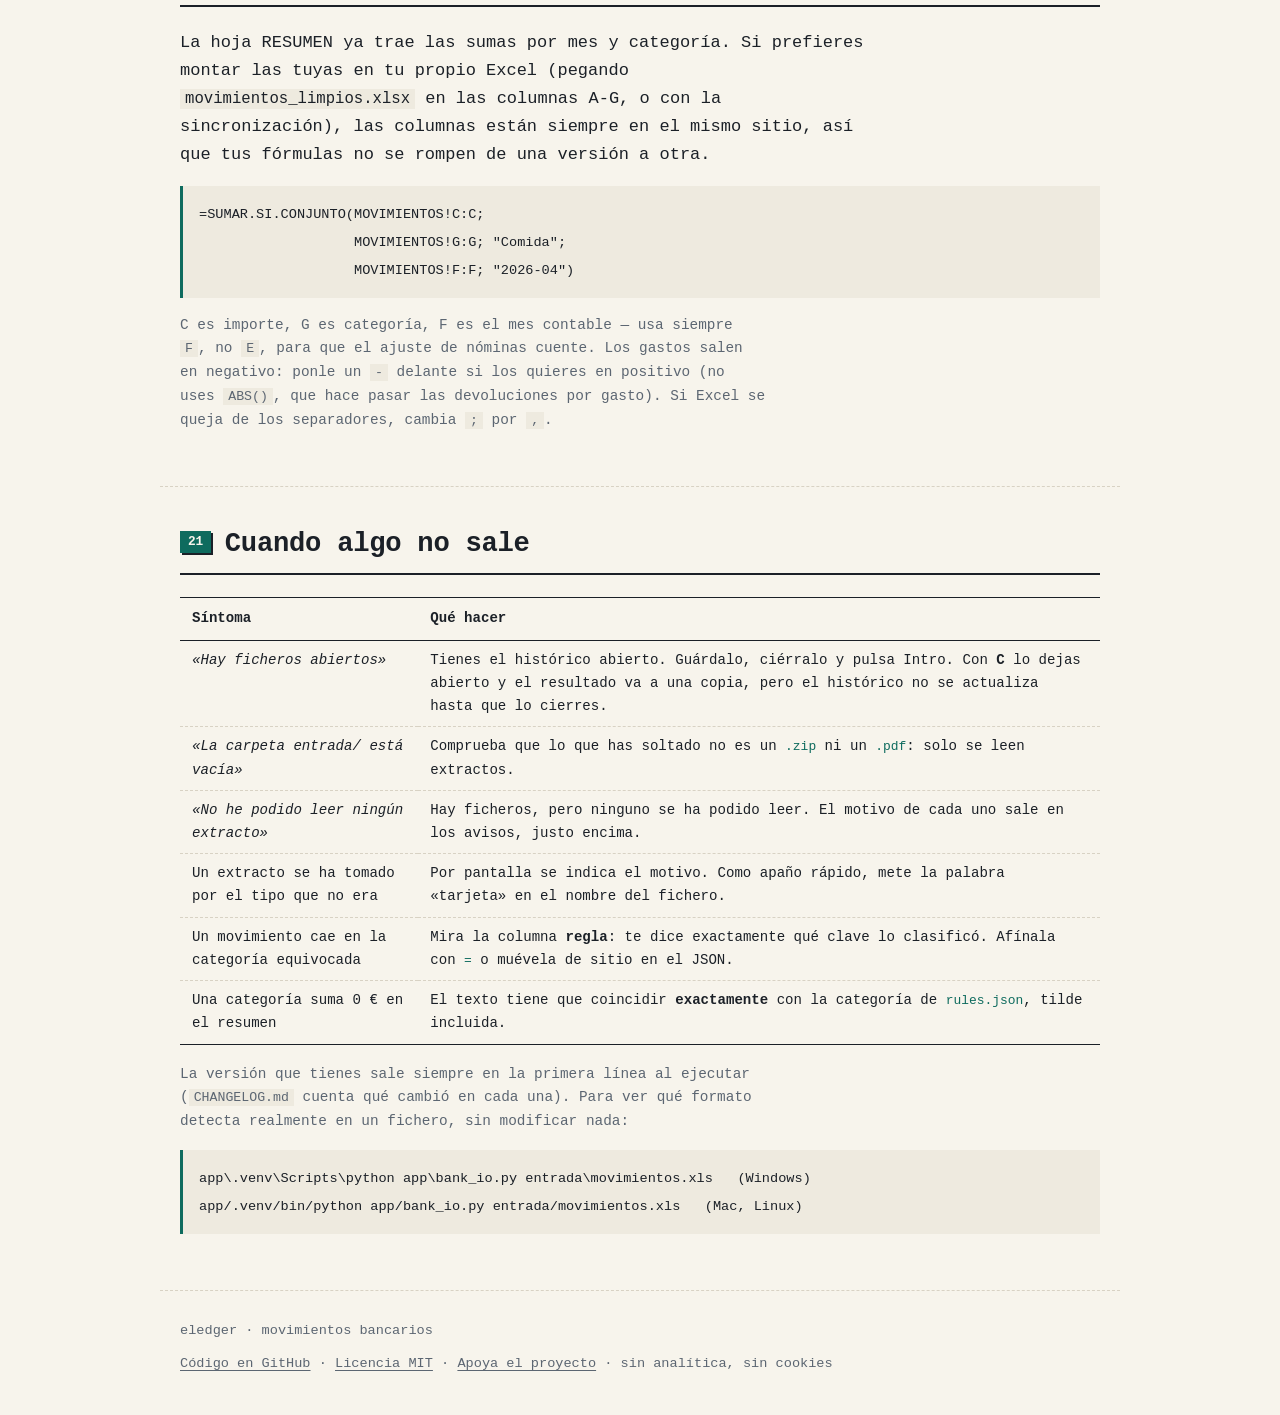
<file: guia/index.html>
<!doctype html>
<html lang="es">
<head>
<meta charset="utf-8">
<meta name="viewport" content="width=device-width, initial-scale=1">
<link rel="canonical" href="https://eledger.surge.sh/guia/">
<!-- La web oficial está en Surge. Esta misma página la sirve también GitHub
     Pages (ulmoexp.github.io/eledger-web); allí solo redirige, conservando la
     ruta y el ancla, para que los enlaces antiguos sigan funcionando sin tener
     dos copias distintas. En Surge no hace nada y no pide nada a ningún sitio. -->
<script>if (location.hostname === "ulmoexp.github.io") location.replace("https://eledger.surge.sh" + location.pathname.replace(/^\/eledger-web/, "") + location.search + location.hash);</script>
<title>Guía · Movimientos bancarios</title>
<meta name="description" content="Guía de uso de Movimientos bancarios: instalación, cómo se clasifica, el histórico, y solución de problemas.">
<link rel="stylesheet" href="../assets/estilos.css">
</head>
<body>

<header class="cabecera">
  <nav class="nav contenedor">
    <a class="marca" href="../">Movimientos bancarios<small>eledger</small></a>
    <div class="enlaces">
      <a href="./">Guía</a>
      <a href="../reglas.html">Reglas</a>
      <a href="https://github.com/ulmoexp/eledger">GitHub</a>
      <a class="boton" href="https://github.com/ulmoexp/eledger/releases/latest">Descargar</a>
    </div>
  </nav>
</header>

<main>

<section class="contenedor" id="indice">
  <h1>Guía de uso</h1>
  <div class="indice-guia">
    <div class="grupo-indice">
      <h3>Empezar</h3>
      <ul>
        <li><a href="#privacidad">Privacidad · tus datos no salen del equipo</a></li>
        <li><a href="#chuleta">Chuleta</a></li>
        <li><a href="#que-hace">Qué hace</a></li>
        <li><a href="#instalacion">Instalación</a></li>
        <li><a href="#estructura-de-carpetas">Estructura de carpetas</a></li>
      </ul>
    </div>
    <div class="grupo-indice">
      <h3>Leer tus extractos</h3>
      <ul>
        <li><a href="#formatos-de-entrada">Formatos de entrada</a></li>
        <li><a href="#cuenta-o-tarjeta">Cuenta o tarjeta, y extractos repetidos</a></li>
        <li><a href="#columnas-generadas">Columnas generadas</a></li>
      </ul>
    </div>
    <div class="grupo-indice">
      <h3>Clasificar</h3>
      <ul>
        <li><a href="#editar-ajustes">Cómo editar los ajustes</a></li>
        <li><a href="#rules-json">rules.json · cómo se clasifica</a></li>
        <li><a href="#probar-una-regla">Probar una regla</a></li>
        <li><a href="#exclude-patterns-json">exclude_patterns.json</a></li>
        <li><a href="#cuentas-json">cuentas.json</a></li>
      </ul>
    </div>
    <div class="grupo-indice">
      <h3>El histórico y las correcciones</h3>
      <ul>
        <li><a href="#el-historico">El histórico</a></li>
        <li><a href="#corregir-un-movimiento">Corregir un movimiento suelto</a></li>
        <li><a href="#categorias-json">categorias.json</a></li>
        <li><a href="#como-se-calcula-el-resumen">Cómo se calcula el resumen</a></li>
        <li><a href="#ajuste-de-mes">Ajuste de mes</a></li>
      </ul>
    </div>
    <div class="grupo-indice">
      <h3>Integrarlo con tu contabilidad</h3>
      <ul>
        <li><a href="#sincronizar">Sincronizar</a></li>
        <li><a href="#uso-en-excel">Uso en Excel</a></li>
      </ul>
    </div>
    <div class="grupo-indice">
      <h3>Ayuda</h3>
      <ul>
        <li><a href="#cuando-algo-no-sale">Cuando algo no sale</a></li>
      </ul>
    </div>
  </div>
</section>

<section class="contenedor seccion-guia" id="privacidad">
  <h2>Privacidad</h2>
  <div class="aviso">
    <h3>Todo se queda en tu ordenador</h3>
    <p>Todo el procesamiento ocurre en tu ordenador. La herramienta no abre
      ninguna conexión de red, no envía datos a ningún servicio y no deja
      copias fuera de la carpeta donde la tienes instalada. No hay cuenta que
      crear ni servidor detrás.</p>
  </div>
  <p>Si mueves la carpeta a otro ordenador, cópiala entera y vuelve a lanzar
    el instalador (con el <code>.exe</code> no hace falta). No hay nada más
    que configurar.</p>
</section>

<section class="contenedor seccion-guia" id="chuleta">
  <h2>Chuleta</h2>
  <ol class="pasos">
    <li><span>Descarga del banco los extractos de <strong>cuenta</strong> y de <strong>tarjeta</strong></span></li>
    <li><span>Suéltalos en la carpeta <code>entrada/</code> <span class="mut">tal cual: sin renombrar, sin convertir</span></span></li>
    <li><span>Doble clic en <code>ejecutar.bat</code> <span class="mut">(Windows)</span>, <code>ejecutar.command</code> <span class="mut">(Mac)</span> o <code>ejecutar.sh</code> <span class="mut">(Linux)</span></span></li>
    <li><span>Revisa el resumen en pantalla <span class="mut">(los avisos, si hay, salen juntos al final)</span></span></li>
    <li><span>Elige en el menú: abrir el histórico, <strong>clasificar lo que falta</strong> o <strong>excluir el recibo de la tarjeta</strong> <span class="mut">(si hay algo: te pregunta y escribe los ajustes por ti)</span>, o ejecutar de nuevo <span class="mut">(Intro cierra)</span></span></li>
  </ol>
  <div class="aviso">
    <h3>No hay que preparar nada</h3>
    <p>Los .xls del banco no se convierten: la herramienta detecta el formato
      real mirando el contenido, no la extensión. Tampoco hay que renombrarlos
      ni separar cuenta de tarjetas: eso también lo deduce sola.</p>
  </div>
</section>

<section class="contenedor seccion-guia" id="que-hace">
  <h2>Qué hace</h2>
  <p>Lee los movimientos de la cuenta y de todas las tarjetas, los junta en
    una sola tabla, descarta los movimientos que no quieres contar, los
    clasifica por categorías y genera un Excel listo para pegar en tu hoja de
    cálculo. Al terminar, te enseña qué cargos se repiten cada mes o cada año
    (suscripciones, cuotas, seguros) y cuánto suman al año; sin opinar sobre
    ninguno. El Excel se abre con Microsoft Excel, OnlyOffice o LibreOffice.</p>
  <div class="flujo">
    <div class="paso-flujo"><strong>Entrada</strong><span>cuenta + tarjetas<br>cualquier formato</span></div>
    <div class="flecha">→</div>
    <div class="paso-flujo"><strong>Proceso</strong><span>unificar · excluir<br>clasificar · ajustar mes</span></div>
    <div class="flecha">→</div>
    <div class="paso-flujo"><strong>Salida</strong><span>historico.xlsx<br>movimientos_limpios · excluidos</span></div>
  </div>
</section>

<section class="contenedor seccion-guia" id="instalacion">
  <h2>Instalación</h2>
  <p>Una sola vez: doble clic en <code>instalar.bat</code> (en Mac,
    <code>instalar.command</code>; en Linux, <code>instalar.sh</code>). Tarda
    un par de minutos y no toca nada de lo que ya tengas instalado.</p>
  <div class="tabla-guia-scroll">
  <table class="tabla-guia">
    <thead><tr><th>Si sale...</th><th>Qué hacer</th></tr></thead>
    <tbody>
      <tr>
        <td><em>«No encuentro Python»</em></td>
        <td>Instálalo desde <code>python.org/downloads</code> y marca
          <strong>«Add Python to PATH»</strong> durante la instalación.</td>
      </tr>
      <tr>
        <td><em>«Falta una librería»</em> al ejecutar</td>
        <td>No se ha llegado a instalar. Vuelve a lanzar
          <code>instalar.bat</code>.</td>
      </tr>
      <tr>
        <td>Mac: no deja abrir el fichero</td>
        <td>Clic derecho sobre él → <strong>Abrir</strong>. Solo la primera
          vez.</td>
      </tr>
      <tr>
        <td>Linux: el doble clic no lo ejecuta</td>
        <td>Dale permisos desde una terminal en esa carpeta:
          <code>chmod +x instalar.sh && ./instalar.sh</code></td>
      </tr>
    </tbody>
  </table>
  </div>
  <p class="pmini">Si lo que te han dado es un <code>eledger.exe</code>,
    no hay que instalar nada: doble clic y ya.</p>
</section>

<section class="contenedor seccion-guia" id="estructura-de-carpetas">
  <h2>Estructura de carpetas</h2>
  <pre class="codigo"><code>proyecto/
├── instalar.bat      ← solo la primera vez
├── ejecutar.bat      ← doble clic para procesar (.command en Mac, .sh en Linux)
│
├── entrada/          ← AQUÍ sueltas lo del banco
├── datos/            ← LO INSUSTITUIBLE: tu histórico acumulado
├── ajustes/          ← tu configuración (rules.json y poco más)
└── salida/           ← se regenera cada vez</code></pre>
  <p class="pmini">En el día a día solo tocas <code>entrada/</code>.
    <code>datos/</code> es lo único insustituible: si haces una copia de
    seguridad de algo, que sea de esa carpeta.</p>
</section>

<section class="contenedor seccion-guia" id="formatos-de-entrada">
  <h2>Formatos de entrada</h2>
  <p>Los bancos llaman «.xls» a cosas muy distintas: Excel clásico, una tabla
    HTML, un XML, incluso un CSV renombrado. La herramienta mira el contenido
    real del fichero, no la extensión, así que no tienes que convertir ni
    renombrar nada. Entiende también las columnas en inglés de los neobancos
    (<em>Amount</em>, <em>Payee</em>…) y el importe partido en dos columnas
    (<em>Cargo</em> y <em>Abono</em>, o <em>Debe</em> y <em>Haber</em>).</p>
</section>

<section class="contenedor seccion-guia" id="cuenta-o-tarjeta">
  <h2>Cuenta o tarjeta, y extractos repetidos</h2>
  <p>No tienes que decirle cuál es cuál: si el fichero trae columna de
    <strong>saldo</strong> es un extracto de cuenta, si trae <strong>importe
    de la operación</strong> es de tarjeta. Si el contenido no lo aclara,
    recurre al nombre del fichero — y siempre te dice por pantalla qué ha
    decidido y por qué.</p>
  <h3>Extractos que se solapan</h3>
  <p>Puedes dejar en <code>entrada/</code> descargas de meses anteriores sin
    miedo: los movimientos que aparecen en más de un fichero se detectan y se
    cuentan una sola vez.</p>
  <div class="aviso">
    <h3>Repetido no es lo mismo que duplicado</h3>
    <p>Dos cargos idénticos el mismo día en el mismo sitio son dos gastos
      reales, no un error. Solo se descartan las repeticiones <strong>entre
      ficheros distintos</strong>.</p>
  </div>
</section>

<section class="contenedor seccion-guia" id="columnas-generadas">
  <h2>Columnas generadas</h2>
  <p>El Excel trae fecha, descripción, importe, tipo (cuenta o tarjeta) y
    categoría. Hay una columna más, <code>categoria_manual</code>, que es la
    única que se toca a mano — sirve para corregir una categoría o excluir
    una línea (ver «Corregir un movimiento suelto»). El resto son columnas de
    apoyo que no hace falta mirar.</p>
</section>

<section class="contenedor seccion-guia" id="editar-ajustes">
  <h2>Cómo editar los ajustes</h2>
  <p>Los ficheros de <code>ajustes/</code> son texto: se abren con el
    <strong>Bloc de notas</strong> en Windows, <strong>TextEdit</strong> en
    Mac o cualquier editor de texto. Con Word no: cambia las comillas.</p>
  <div class="aviso">
    <h3>Lo más habitual no hace falta hacerlo a mano</h3>
    <p>Al terminar, el menú ofrece <strong>Clasificar lo que falta</strong> y
      <strong>Excluir el recibo de la tarjeta</strong> cuando hay algo: eliges
      con un número (del recibo, te enseña antes qué excluiría) y escribe la
      línea por ti, sin tocar nada más del fichero
      (y deja una copia de cómo estaba en <code>datos/copias/</code>).</p>
  </div>
  <p>Para lo demás: <strong>cada línea acaba en coma</strong>, salvo la
    última; las comillas, <strong>dobles y rectas</strong>; las categorías,
    igual que en <code>categorias.json</code>, sin tildes; y las líneas que
    empiezan por <code>_</code> son comentarios.</p>
  <pre class="codigo"><code>{
  "casero": "Piso",    ← con coma
  "academia": "Hijos"  ← sin coma
}</code></pre>
  <p class="pmini">Si algo no cuadra, al ejecutar se dice qué fichero y qué
    línea. Casi siempre es la coma de la línea de antes: corrígelo, guarda y
    escribe <strong>R</strong> para volver a probar.</p>
</section>

<section class="contenedor seccion-guia" id="rules-json">
  <h2>rules.json · cómo se clasifica</h2>
  <p>Es un diccionario de <strong>texto a buscar → categoría</strong>. Gana
    la <strong>primera</strong> regla que casa, así que el orden del fichero
    importa.</p>
  <div class="tabla-guia-scroll">
  <table class="tabla-guia">
    <thead><tr><th>Fichero</th><th>Qué es</th></tr></thead>
    <tbody>
      <tr><td><code>ajustes/rules.json</code></td><td><strong>Las tuyas.</strong> Mandan sobre la base. No se tocan nunca al actualizar.</td></tr>
      <tr><td><code>app/rules_base.json</code></td><td><strong>La base</strong> que viene con el programa: cadenas conocidas en toda España. Se reemplaza entera con cada versión, así que no la edites.</td></tr>
    </tbody>
  </table>
  </div>
  <p class="pmini">La sintaxis completa, con ejemplos y las trampas típicas,
    está en la página de <a href="../reglas.html">Reglas</a>.</p>
</section>

<section class="contenedor seccion-guia" id="probar-una-regla">
  <h2>Probar una regla</h2>
  <p>Para ver en qué categoría caería un concepto concreto, sin reprocesar
    todo:</p>
  <pre class="codigo"><code>python app/reglas.py "MEDIA MARKT ONLINE" "BAR LA ESQUINA"

MEDIA MARKT ONLINE  ->  Otros                    [media markt · base]
BAR LA ESQUINA      ->  Ocio                     [=bar · base]</code></pre>
  <p class="pmini">Si pones un número detrás de un concepto, se usa como su
    importe: es la forma de comprobar las reglas que dependen del signo. Las reglas que
    vienen de la base salen marcadas con <code>· base</code>. En Mac y Linux,
    escribe <code>python3</code> en vez de <code>python</code>.</p>
</section>

<section class="contenedor seccion-guia" id="exclude-patterns-json">
  <h2>exclude_patterns.json · qué se descarta</h2>
  <p>Lista de textos cuyos movimientos no deben contar, con la misma sintaxis
    que <code>rules.json</code>. Sirve sobre todo para el recibo mensual de
    la tarjeta, que si no contarías dos veces: una vez en la cuenta y otra
    como compras sueltas.</p>
  <pre class="codigo"><code>[
  "pago recibo 1234",
  "cargo tarjeta 1234"
]</code></pre>
  <p>Las dos líneas del ejemplo son el <strong>mismo pago visto desde los
    dos lados</strong>: algunos bancos lo apuntan como cargo en la cuenta y
    también como abono, por el mismo importe, en el extracto de la tarjeta.
    Hay que excluir las dos: sin la segunda, ese abono cuenta como un
    ingreso que no lo es.</p>
  <p class="pmini">El <code>1234</code> son los dígitos con que tu banco
    identifica la tarjeta. Al terminar, la herramienta busca las dos líneas
    por su importe, te propone las que falten y desde el menú puede
    añadirlas por ti (si no las encuentra, escribes un trozo del concepto y
    te enseña qué excluiría antes de guardarlo). Lo descartado no se
    pierde: queda en <code>movimientos_excluidos.xlsx</code>.</p>
</section>

<section class="contenedor seccion-guia" id="cuentas-json">
  <h2>cuentas.json · varias cuentas o tarjetas</h2>
  <p>Solo hace falta si tienes <strong>más de una cuenta o tarjeta del mismo
    tipo</strong> (dos cuentas corrientes, o una tarjeta cada uno). Sin esto,
    un movimiento idéntico el mismo día en las dos se cuenta una sola vez: dos
    cafés iguales, uno en cada tarjeta, serían uno. Si lo detecta, avisa.</p>
  <pre class="codigo"><code>{
  "principal": "principal",
  "ahorro": "ahorro"
}</code></pre>
  <p class="pmini">La clave es un trozo del nombre del fichero. Vacío (como
    viene de fábrica), todos los ficheros cuentan como si fueran de la misma
    cuenta. Una vez declaradas, cada descarga tiene que llevar en el nombre lo
    que identifica a su cuenta: un «movimientos (1).xls» que repite una cuenta
    declarada no se lee, para no contarlo dos veces, y se avisa de que lo
    renombres.</p>
</section>

<section class="contenedor seccion-guia" id="el-historico">
  <h2>El histórico</h2>
  <p><code>historico.xlsx</code> acumula todo lo que has ido procesando,
    ejecución tras ejecución. Puedes borrar de <code>entrada/</code> los
    extractos viejos: lo que ya entró, entrado se queda. Se abre por
    RESUMEN, y tiene además una hoja <code>_meta</code> con la versión que lo
    escribió, que no hace falta tocar:</p>
  <div class="tabla-guia-scroll">
  <table class="tabla-guia">
    <thead><tr><th>Hoja</th><th>Qué contiene</th></tr></thead>
    <tbody>
      <tr>
        <td><code>RESUMEN</code></td>
        <td>La matriz mes × categoría con los totales, el balance y el
          saldo de la cuenta. Debajo, tres gráficos: el Acumulado, los
          ingresos y gastos de cada mes, y el gasto medio al mes por
          categoría.</td>
      </tr>
      <tr>
        <td><code>CUENTAS</code></td>
        <td>Solo si tienes dos o más cuentas o tarjetas en
          <code>cuentas.json</code>: lo que se gastó y lo que entró en cada
          una, mes a mes, y el saldo de cada cuenta.</td>
      </tr>
      <tr>
        <td><code>MOVIMIENTOS</code></td>
        <td>Todos los movimientos, uno por fila. La cabecera naranja señala
          la única columna que puedes escribir tú.</td>
      </tr>
    </tbody>
  </table>
  </div>
  <div class="aviso">
    <h3>Las categorías no se congelan</h3>
    <p>El histórico guarda los movimientos en crudo y los vuelve a
      clasificar <strong>enteros</strong> en cada ejecución: cuando afines
      una regla, el cambio se aplica también hacia atrás. La única excepción
      es lo que escribas en <code>categoria_manual</code>: eso sí se
      respeta.</p>
  </div>
</section>

<section class="contenedor seccion-guia" id="corregir-un-movimiento">
  <h2>Corregir un movimiento suelto</h2>
  <p>Las reglas leen el texto del concepto, no la fecha, así que no pueden
    distinguir el <code>BIZUM A AMIGA</code> que un mes es el alquiler y otro
    una cena. Para esos casos está la columna <strong>categoria_manual</strong>.</p>
  <ol class="pasos">
    <li><span>Abre <code>datos/historico.xlsx</code>, hoja
      <strong>MOVIMIENTOS</strong>, y busca la línea</span></li>
    <li><span>En <strong>categoria_manual</strong> (cabecera naranja) escribe
      la categoría que quieras</span></li>
    <li><span>Guarda, cierra, y vuelve a ejecutar</span></li>
  </ol>
  <div class="tabla-guia-scroll">
  <table class="tabla-guia">
    <thead><tr><th>Qué escribes</th><th>Qué hace</th></tr></thead>
    <tbody>
      <tr><td>Una categoría</td><td>Esa línea pasa a esa categoría, pase lo que pase con las reglas.</td></tr>
      <tr><td><code>(excluido)</code></td><td>Saca esa línea de los totales.</td></tr>
    </tbody>
  </table>
  </div>
  <div class="aviso alerta">
    <h3>Escribe solo en esa columna</h3>
    <p>El resto de la hoja se regenera en cada ejecución. Por si acaso,
      cada vez que el histórico cambia se guarda antes una copia en
      <code>datos/copias/</code>.</p>
  </div>
</section>

<section class="contenedor seccion-guia" id="categorias-json">
  <h2>categorias.json · las columnas del resumen</h2>
  <p>Declara qué categorías espera el resumen: cuáles suman como gasto,
    cuáles como ingreso, y con qué columna de fecha se agrupa
    (<code>mes</code> o <code>mes_ajustado</code>). Opcionalmente, también
    <code>etiquetas</code> (cómo se ve cada columna),
    <code>orden_resumen</code> (qué columnas salen y en qué orden) y
    <code>desglosar_ingresos</code> (una columna por cada categoría de
    ingreso, además del total).</p>
  <p class="pmini"><strong>Para juntar dos categorías de fábrica</strong> en
    una tuya (Luz/Agua y Fibra/movil en Facturas), declara la tuya y añade
    <code>"equivalencias": {"Luz/Agua": "Facturas", "Fibra/movil":
    "Facturas"}</code>: las reglas de fábrica siguen funcionando y van a la
    tuya.</p>
  <p class="pmini"><strong>Si vienes de otra app</strong>, su export se lee
    como un extracto más. Para conservar sus categorías, añade
    <code>"importar_categorias": {"fichero": "export", "traducir":
    {"Supermercado": "Comida"}}</code>: <code>fichero</code> es un trozo del
    nombre del export, y lo traducido va a <code>categoria_manual</code>. Las
    que ya se llaman como las tuyas valen sin traducir.</p>
  <div class="aviso alerta">
    <h3>El fallo que esto evita</h3>
    <p>Si el texto de una categoría en <code>rules.json</code> no coincide
      <strong>letra por letra</strong> con el del resumen (tildes incluidas),
      esa columna suma 0 y no avisa nadie. Al arrancar se comparan los dos
      ficheros y se avisa de las diferencias.</p>
  </div>
</section>

<section class="contenedor seccion-guia" id="como-se-calcula-el-resumen">
  <h2>Cómo se calcula el resumen</h2>
  <pre class="codigo"><code>Total Gastos      = suma de las categorías de gasto
Ingresos          = suma de las categorías de ingreso
Balance           = Ingresos - Total Gastos

Fuera del balance = lo que movió la cuenta sin ser gasto ni ingreso
Acumulado         = Acumulado del mes anterior + Balance
                    + Fuera del balance</code></pre>
  <p class="pmini"><strong>Balance</strong> es el resultado del mes por sí
    solo; <strong>Acumulado</strong> es el saldo real de tu cuenta al cerrar
    el mes. <strong>Fuera del balance</strong> explica la diferencia:
    traspasos a otras cuentas tuyas, lo excluido y las compras con tarjeta
    que el banco aún no ha cargado.</p>
  <div class="aviso">
    <h3>De dónde parte el Acumulado</h3>
    <p>Si tu extracto de cuenta trae columna de saldo, el Acumulado del
      primer mes empieza en el saldo real de la cuenta, no en 0. Después
      comprueba que el saldo calculado coincide con el del extracto; si no,
      te dice en qué fecha deja de cuadrar y por cuánto (casi siempre falta
      un extracto entre medias). Sin esa columna empieza en 0 y no es tu
      saldo, sino lo que ha variado la cuenta: se avisa por pantalla.</p>
  </div>
</section>

<section class="contenedor seccion-guia" id="ajuste-de-mes">
  <h2>Ajuste de mes</h2>
  <p>Una nómina que entra el día 1, 2 o 3 corresponde en realidad al mes
    anterior: es con lo que has vivido ese mes. Cuando eso pasa, la columna
    <strong>mes_ajustado</strong> retrocede un mes.</p>
  <div class="tabla-guia-scroll">
  <table class="tabla-guia">
    <thead><tr><th>descripcion</th><th>mes</th><th>mes_ajustado</th></tr></thead>
    <tbody>
      <tr><td>NOMINA EMPRESA SL <span class="mut">(cobras)</span></td><td><code>2026-04</code></td><td><code><strong>2026-03</strong></code></td></tr>
      <tr><td>COMPRA MERCADONA <span class="mut">(pagas)</span></td><td><code>2026-04</code></td><td><code>2026-04</code></td></tr>
    </tbody>
  </table>
  </div>
  <p class="pmini">Un gasto pertenece al mes en que se paga; solo se mueven
    los ingresos. Se configura en <code>mes_contable.json</code>, y para
    cuadrar tus meses usa siempre <strong>mes_ajustado</strong>, no
    <strong>mes</strong>.</p>
</section>

<section class="contenedor seccion-guia" id="sincronizar">
  <h2>Sincronizar con tu contabilidad</h2>
  <p>En vez de copiar y pegar cada mes, la herramienta puede escribir los
    movimientos directamente en tu fichero. Se configura en
    <code>sincronizar.json</code>; si no lo tocas, no se sincroniza nada y
    todo funciona como antes.</p>
  <pre class="codigo"><code>{
  "archivo": "contabilidad.xlsx",
  "hoja": "MOVIMIENTOS",
  "modo": "tabla",
  "incluir_excluidos": false,
  "copias_de_seguridad": 10
}</code></pre>
  <div class="tabla-guia-scroll">
  <table class="tabla-guia">
    <thead><tr><th>modo</th><th>Qué hace</th></tr></thead>
    <tbody>
      <tr>
        <td><code>tabla</code></td>
        <td>La hoja es de la herramienta: se reescribe entera en cada
          ejecución. Para quien monta sus fórmulas en otra hoja.</td>
      </tr>
      <tr>
        <td><code>añadir</code></td>
        <td>La hoja es tuya, con tus cabeceras y lo que ya tengas: solo se
          añaden debajo los movimientos que falten. Lo que ya hay no se toca
          nunca. Para quien lleva años con su propio Excel.</td>
      </tr>
    </tbody>
  </table>
  </div>
  <p class="pmini">Con <code>"columnas"</code> eliges qué se escribe y con
    qué cabecera: <code>{"Fecha": "fecha", "Concepto": "descripcion",
    "Importe": "importe", "Categoría": "categoria"}</code>. En modo añadir,
    pon tus cabeceras tal cual.</p>
  <p class="pmini"><strong>La primera vez, sobre una copia</strong> de tu
    fichero: cuando veas que sale lo que esperas, cambia al de verdad.</p>
  <p class="pmini">Si pones solo el nombre, el fichero se busca en la carpeta
    de la herramienta (la que tiene <code>entrada/</code> y
    <code>ajustes/</code>), no dentro de <code>ajustes/</code>.</p>
  <div class="aviso alerta">
    <h3>Con red de seguridad</h3>
    <p>Antes de escribir se guarda una copia con fecha (si no hay nada nuevo,
      ni se escribe ni se copia). Y no se escribe si la hoja de destino tiene
      tablas dinámicas, macros o fórmulas, si su cabecera no es la que
      espera (una tabla tuya en modo tabla, o distinta de «columnas» en modo
      añadir), o si tienes el fichero abierto: tu fichero se
      queda tal como estaba.</p>
  </div>
</section>

<section class="contenedor seccion-guia" id="uso-en-excel">
  <h2>Uso en Excel</h2>
  <p>La hoja RESUMEN ya trae las sumas por mes y categoría. Si prefieres
    montar las tuyas en tu propio Excel (pegando
    <code>movimientos_limpios.xlsx</code> en las columnas A-G, o con la
    sincronización), las columnas están siempre en el mismo sitio, así que
    tus fórmulas no se rompen de una versión a otra.</p>
  <pre class="codigo"><code>=SUMAR.SI.CONJUNTO(MOVIMIENTOS!C:C;
                   MOVIMIENTOS!G:G; "Comida";
                   MOVIMIENTOS!F:F; "2026-04")</code></pre>
  <p class="pmini">C es importe, G es categoría, F es el mes contable — usa
    siempre <code>F</code>, no <code>E</code>, para que el ajuste de nóminas
    cuente. Los gastos salen en negativo: ponle un <code>-</code> delante si
    los quieres en positivo (no uses <code>ABS()</code>, que hace pasar las
    devoluciones por gasto). Si Excel se queja de los separadores, cambia
    <code>;</code> por <code>,</code>.</p>
</section>

<section class="contenedor seccion-guia" id="cuando-algo-no-sale">
  <h2>Cuando algo no sale</h2>
  <div class="tabla-guia-scroll">
  <table class="tabla-guia">
    <thead><tr><th>Síntoma</th><th>Qué hacer</th></tr></thead>
    <tbody>
      <tr>
        <td><em>«Hay ficheros abiertos»</em></td>
        <td>Tienes el histórico abierto. Guárdalo, ciérralo y pulsa Intro.
          Con <strong>C</strong> lo dejas abierto y el resultado va a una
          copia, pero el histórico no se actualiza hasta que lo cierres.</td>
      </tr>
      <tr>
        <td><em>«La carpeta entrada/ está vacía»</em></td>
        <td>Comprueba que lo que has soltado no es un <code>.zip</code> ni un
          <code>.pdf</code>: solo se leen extractos.</td>
      </tr>
      <tr>
        <td><em>«No he podido leer ningún extracto»</em></td>
        <td>Hay ficheros, pero ninguno se ha podido leer. El motivo de cada
          uno sale en los avisos, justo encima.</td>
      </tr>
      <tr>
        <td>Un extracto se ha tomado por el tipo que no era</td>
        <td>Por pantalla se indica el motivo. Como apaño rápido, mete la
          palabra «tarjeta» en el nombre del fichero.</td>
      </tr>
      <tr>
        <td>Un movimiento cae en la categoría equivocada</td>
        <td>Mira la columna <strong>regla</strong>: te dice exactamente qué
          clave lo clasificó. Afínala con <code>=</code> o muévela de sitio
          en el JSON.</td>
      </tr>
      <tr>
        <td>Una categoría suma 0 € en el resumen</td>
        <td>El texto tiene que coincidir <strong>exactamente</strong> con la
          categoría de <code>rules.json</code>, tilde incluida.</td>
      </tr>
    </tbody>
  </table>
  </div>
  <p class="pmini">La versión que tienes sale siempre en la primera línea al
    ejecutar (<code>CHANGELOG.md</code> cuenta qué cambió en cada una). Para
    ver qué formato detecta realmente en un fichero, sin modificar nada:</p>
  <pre class="codigo"><code>app\.venv\Scripts\python app\bank_io.py entrada\movimientos.xls   (Windows)
app/.venv/bin/python app/bank_io.py entrada/movimientos.xls   (Mac, Linux)</code></pre>
</section>

</main>

<footer class="contenedor">
  <div class="filas">
    <span>eledger · movimientos bancarios</span>
    <span>
      <a href="https://github.com/ulmoexp/eledger">Código en GitHub</a>
      · <a href="https://github.com/ulmoexp/eledger/blob/master/LICENSE">Licencia MIT</a>
      · <a href="../#apoya">Apoya el proyecto</a>
      · sin analítica, sin cookies
    </span>
  </div>
</footer>

</body>
</html>
</file>
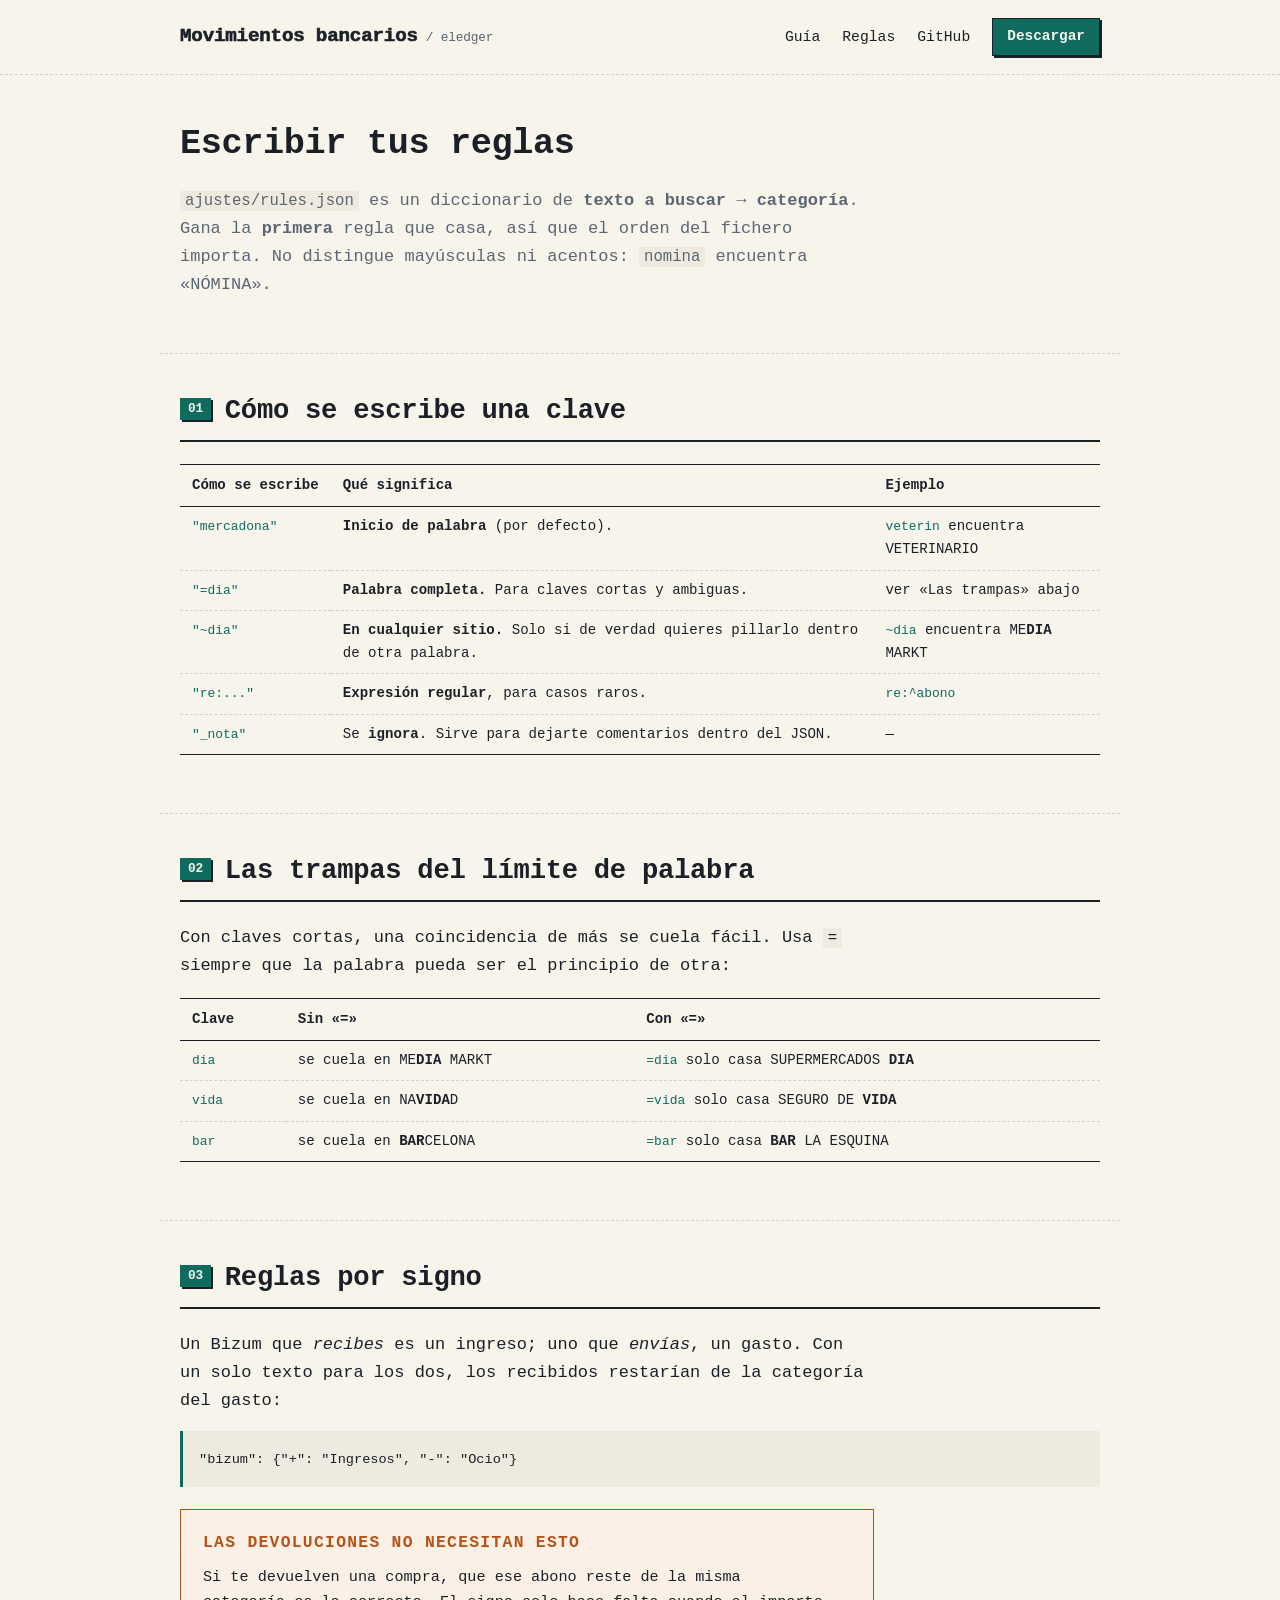
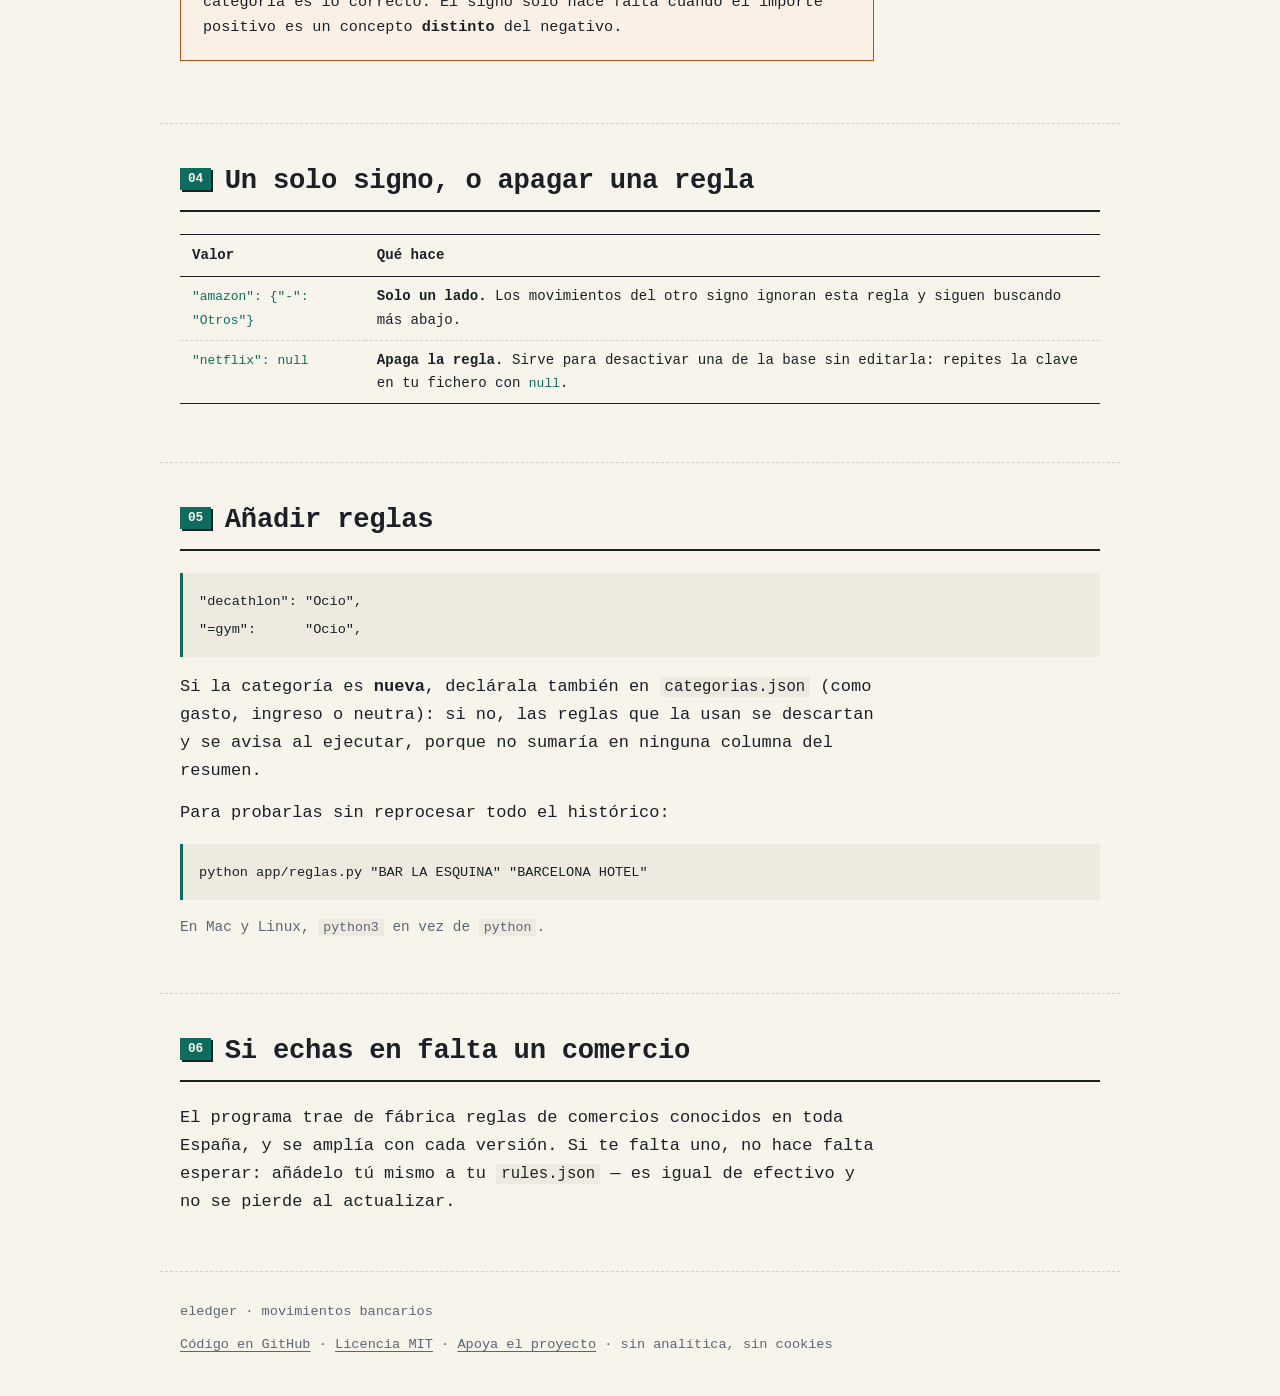
<file: reglas.html>
<!doctype html>
<html lang="es">
<head>
<meta charset="utf-8">
<meta name="viewport" content="width=device-width, initial-scale=1">
<link rel="canonical" href="https://eledger.surge.sh/reglas.html">
<!-- La web oficial está en Surge. Esta misma página la sirve también GitHub
     Pages (ulmoexp.github.io/eledger-web); allí solo redirige, conservando la
     ruta y el ancla, para que los enlaces antiguos sigan funcionando sin tener
     dos copias distintas. En Surge no hace nada y no pide nada a ningún sitio. -->
<script>if (location.hostname === "ulmoexp.github.io") location.replace("https://eledger.surge.sh" + location.pathname.replace(/^\/eledger-web/, "") + location.search + location.hash);</script>
<title>Reglas · Movimientos bancarios</title>
<meta name="description" content="Sintaxis de rules.json: cómo escribir reglas de clasificación, las trampas del límite de palabra y las reglas por signo.">
<link rel="stylesheet" href="assets/estilos.css">
</head>
<body>

<header class="cabecera">
  <nav class="nav contenedor">
    <a class="marca" href="./">Movimientos bancarios<small>eledger</small></a>
    <div class="enlaces">
      <a href="guia/">Guía</a>
      <a href="reglas.html">Reglas</a>
      <a href="https://github.com/ulmoexp/eledger">GitHub</a>
      <a class="boton" href="https://github.com/ulmoexp/eledger/releases/latest">Descargar</a>
    </div>
  </nav>
</header>

<main>

<section class="contenedor seccion-guia">
  <h1>Escribir tus reglas</h1>
  <p class="entradilla">
    <code>ajustes/rules.json</code> es un diccionario de <strong>texto a
    buscar → categoría</strong>. Gana la <strong>primera</strong> regla que
    casa, así que el orden del fichero importa. No distingue mayúsculas ni
    acentos: <code>nomina</code> encuentra «NÓMINA».
  </p>
</section>

<section class="contenedor seccion-guia" id="sintaxis">
  <h2>Cómo se escribe una clave</h2>
  <div class="tabla-guia-scroll">
  <table class="tabla-guia">
    <thead><tr><th>Cómo se escribe</th><th>Qué significa</th><th>Ejemplo</th></tr></thead>
    <tbody>
      <tr>
        <td><code>"mercadona"</code></td>
        <td><strong>Inicio de palabra</strong> (por defecto).</td>
        <td><code>veterin</code> encuentra VETERINARIO</td>
      </tr>
      <tr>
        <td><code>"=dia"</code></td>
        <td><strong>Palabra completa.</strong> Para claves cortas y ambiguas.</td>
        <td>ver «Las trampas» abajo</td>
      </tr>
      <tr>
        <td><code>"~dia"</code></td>
        <td><strong>En cualquier sitio.</strong> Solo si de verdad quieres pillarlo dentro de otra palabra.</td>
        <td><code>~dia</code> encuentra ME<strong>DIA</strong> MARKT</td>
      </tr>
      <tr>
        <td><code>"re:..."</code></td>
        <td><strong>Expresión regular</strong>, para casos raros.</td>
        <td><code>re:^abono</code></td>
      </tr>
      <tr>
        <td><code>"_nota"</code></td>
        <td>Se <strong>ignora</strong>. Sirve para dejarte comentarios dentro del JSON.</td>
        <td>—</td>
      </tr>
    </tbody>
  </table>
  </div>
</section>

<section class="contenedor seccion-guia" id="trampas">
  <h2>Las trampas del límite de palabra</h2>
  <p>Con claves cortas, una coincidencia de más se cuela fácil. Usa
    <code>=</code> siempre que la palabra pueda ser el principio de otra:</p>
  <div class="tabla-guia-scroll">
  <table class="tabla-guia">
    <thead><tr><th>Clave</th><th>Sin «=»</th><th>Con «=»</th></tr></thead>
    <tbody>
      <tr>
        <td><code>dia</code></td>
        <td>se cuela en ME<strong>DIA</strong> MARKT</td>
        <td><code>=dia</code> solo casa SUPERMERCADOS <strong>DIA</strong></td>
      </tr>
      <tr>
        <td><code>vida</code></td>
        <td>se cuela en NA<strong>VIDA</strong>D</td>
        <td><code>=vida</code> solo casa SEGURO DE <strong>VIDA</strong></td>
      </tr>
      <tr>
        <td><code>bar</code></td>
        <td>se cuela en <strong>BAR</strong>CELONA</td>
        <td><code>=bar</code> solo casa <strong>BAR</strong> LA ESQUINA</td>
      </tr>
    </tbody>
  </table>
  </div>
</section>

<section class="contenedor seccion-guia" id="reglas-por-signo">
  <h2>Reglas por signo</h2>
  <p>Un Bizum que <em>recibes</em> es un ingreso; uno que <em>envías</em>, un
    gasto. Con un solo texto para los dos, los recibidos restarían de la
    categoría del gasto:</p>
  <pre class="codigo"><code>"bizum": {"+": "Ingresos", "-": "Ocio"}</code></pre>
  <div class="aviso alerta">
    <h3>Las devoluciones NO necesitan esto</h3>
    <p>Si te devuelven una compra, que ese abono reste de la misma categoría
      es lo correcto. El signo solo hace falta cuando el importe positivo es
      un concepto <strong>distinto</strong> del negativo.</p>
  </div>
</section>

<section class="contenedor seccion-guia" id="un-solo-signo-y-null">
  <h2>Un solo signo, o apagar una regla</h2>
  <div class="tabla-guia-scroll">
  <table class="tabla-guia">
    <thead><tr><th>Valor</th><th>Qué hace</th></tr></thead>
    <tbody>
      <tr>
        <td><code>"amazon": {"-": "Otros"}</code></td>
        <td><strong>Solo un lado.</strong> Los movimientos del otro signo
          ignoran esta regla y siguen buscando más abajo.</td>
      </tr>
      <tr>
        <td><code>"netflix": null</code></td>
        <td><strong>Apaga la regla.</strong> Sirve para desactivar una de la
          base sin editarla: repites la clave en tu fichero con
          <code>null</code>.</td>
      </tr>
    </tbody>
  </table>
  </div>
</section>

<section class="contenedor seccion-guia" id="anadir-categoria">
  <h2>Añadir reglas</h2>
  <pre class="codigo"><code>"decathlon": "Ocio",
"=gym":      "Ocio",</code></pre>
  <p>Si la categoría es <strong>nueva</strong>, declárala también en
    <code>categorias.json</code> (como gasto, ingreso o neutra): si no, las
    reglas que la usan se descartan y se avisa al ejecutar, porque no sumaría
    en ninguna columna del resumen.</p>
  <p>Para probarlas sin reprocesar todo el histórico:</p>
  <pre class="codigo"><code>python app/reglas.py "BAR LA ESQUINA" "BARCELONA HOTEL"</code></pre>
  <p class="pmini">En Mac y Linux, <code>python3</code> en vez de
    <code>python</code>.</p>
</section>

<section class="contenedor seccion-guia" id="contribuir">
  <h2>Si echas en falta un comercio</h2>
  <p>El programa trae de fábrica reglas de comercios conocidos en toda
    España, y se amplía con cada versión. Si te falta uno, no hace falta
    esperar: añádelo tú mismo a tu <code>rules.json</code> — es igual de
    efectivo y no se pierde al actualizar.</p>
</section>

</main>

<footer class="contenedor">
  <div class="filas">
    <span>eledger · movimientos bancarios</span>
    <span>
      <a href="https://github.com/ulmoexp/eledger">Código en GitHub</a>
      · <a href="https://github.com/ulmoexp/eledger/blob/master/LICENSE">Licencia MIT</a>
      · <a href="./#apoya">Apoya el proyecto</a>
      · sin analítica, sin cookies
    </span>
  </div>
</footer>

</body>
</html>
</file>
<file: assets/estilos.css>
/* Movimientos bancarios (eledger) — hoja de estilos compartida.
   Estética de hoja mecanografiada: papel, tinta y una sola familia de
   máquina de escribir. Sin fuentes externas: la pila tira de lo que ya
   trae cada sistema (American Typewriter en Mac, Courier New en Windows,
   Nimbus Mono / Courier en Linux). El acento sigue siendo el de
   GUIA.pdf (app/build_guia.py) y el verde de las tablas el del Excel real
   (historico.guardar()), para que la web, la guía y el resultado que te
   llevas se vean como la misma cosa. */

:root {
  --tinta: #1B2027;
  --gris: #5C6672;
  --gris-cl: #9AA3AE;
  --acento: #0E6B5E;
  --acento-cl: #E4F0ED;
  --papel: #F7F4EC;
  --fondo: #EEEADF;
  --linea: #D8D2C4;
  --aviso: #B4531A;
  --aviso-cl: #FBF0E6;
  --cabecera-excel: #1F7A5C;
  --blanco: #FFFFFF;

  --fuente: "American Typewriter", "Courier Prime", "Courier New", Courier,
            "Nimbus Mono PS", "Nimbus Mono L", "Courier 10 Pitch",
            ui-monospace, monospace;
  --fuente-mono: var(--fuente);
  /* solo para las tablas que imitan el Excel: allí la gracia es que se
     parezca a lo que vas a abrir, no a la web */
  --fuente-hoja: ui-sans-serif, -apple-system, "Segoe UI", Roboto,
                 "Helvetica Neue", Arial, sans-serif;

  --ancho-max: 960px;
  --medida: 68ch;
}

* { box-sizing: border-box; }

html { scroll-behavior: smooth; }

body {
  margin: 0;
  font-family: var(--fuente);
  font-size: 17px;
  color: var(--tinta);
  background: var(--papel);
  line-height: 1.65;
  /* red de seguridad: un elemento suelto que no se encoja bien no debe
     poder abrir scroll horizontal de toda la página */
  overflow-x: hidden;
}

img { max-width: 100%; }

a {
  color: var(--acento);
  text-underline-offset: 3px;
  text-decoration-thickness: 1px;
}
a:hover { text-decoration-thickness: 2px; }

::selection { background: var(--acento); color: var(--papel); }

.contenedor,
.contenedor-ancho {
  max-width: var(--ancho-max);
  margin: 0 auto;
  /* solo horizontal: si no, pisaría el relleno vertical de <section> y del
     pie, que llevan esta misma clase */
  padding-inline: 20px;
}

/* --- cabecera / navegación --- */
.cabecera { border-bottom: 1px dashed var(--linea); }

.nav {
  display: flex;
  align-items: center;
  justify-content: space-between;
  gap: 12px 24px;
  padding: 18px 20px;
  flex-wrap: wrap;
}

.marca {
  font-weight: 700;
  font-size: 1.2rem;
  letter-spacing: -0.01em;
  /* mismo truco que en el índice de la guía: engorda la negrita fina de
     la máquina de escribir */
  -webkit-text-stroke: 0.6px currentColor;
  color: var(--tinta);
  text-decoration: none;
  white-space: nowrap;
}

.marca small {
  font-weight: 400;
  -webkit-text-stroke: 0;
  font-size: 0.8rem;
  color: var(--gris);
  margin-left: 8px;
}
.marca small::before { content: "/ "; }

.enlaces {
  display: flex;
  align-items: center;
  gap: 22px;
  flex-wrap: wrap;
  font-size: 0.92rem;
}

.enlaces a { color: var(--tinta); text-decoration: none; }
.enlaces a:hover { color: var(--acento); text-decoration: underline; }

.enlaces .boton { padding: 6px 14px; font-size: 0.9rem; box-shadow: 2px 2px 0 var(--tinta); }

/* botones como teclas: rectángulo seco con una sombra dura, sin degradados */
.boton,
.boton-secundario {
  display: inline-block;
  font-family: var(--fuente);
  font-weight: 700;
  padding: 11px 22px;
  text-decoration: none !important;
  border: 1.5px solid var(--tinta);
  box-shadow: 3px 3px 0 var(--tinta);
  transition: transform 0.08s, box-shadow 0.08s;
}
.boton { background: var(--acento); color: var(--papel) !important; }
.boton-secundario { background: transparent; color: var(--tinta) !important; }
.boton:hover,
.boton-secundario:hover { transform: translate(2px, 2px); box-shadow: 1px 1px 0 var(--tinta); }

/* --- secciones --- */
section { padding: 64px 0; }
section + section { border-top: 1px dashed var(--linea); }

h1, h2, h3 { font-weight: 700; letter-spacing: -0.01em; }

h2 {
  font-size: 1.45rem;
  line-height: 1.25;
  margin: 0 0 10px;
  color: var(--tinta);
}
h2::before { content: "§ "; color: var(--acento); font-weight: 400; }

h2 + p.entradilla,
p.entradilla {
  color: var(--gris);
  margin-top: 0;
  margin-bottom: 32px;
  max-width: var(--medida);
}

/* --- portada: titular + escena --- */
.hero {
  display: grid;
  grid-template-columns: minmax(0, 1fr) minmax(0, 1fr);
  grid-template-areas:
    "texto escena"
    "privacidad escena";
  grid-template-rows: auto 1fr;
  gap: 32px 56px;
  padding-top: 56px;
  padding-bottom: 64px;
}
.hero-texto { grid-area: texto; }
.hero .aviso { grid-area: privacidad; align-self: start; }
.hero .escena-marco { grid-area: escena; }

.antetitulo {
  display: inline-block;
  font-size: 0.82rem;
  color: var(--gris);
  letter-spacing: 0.08em;
  text-transform: uppercase;
  margin-bottom: 18px;
}

.hero h1 {
  font-size: clamp(1.7rem, 3.2vw, 2.2rem);
  line-height: 1.18;
  margin: 0 0 20px;
}
/* el cursor de la máquina, parpadeando al final del titular */
.cursor {
  display: inline-block;
  width: 0.55em;
  height: 1em;
  margin-left: 0.12em;
  vertical-align: -0.12em;
  background: var(--acento);
  animation: parpadeo 1.1s steps(1) infinite;
}
@keyframes parpadeo { 50% { opacity: 0; } }

.hero p.sub {
  font-size: 1.02rem;
  color: var(--gris);
  max-width: 52ch;
  margin: 0 0 30px;
}
.hero .cta {
  display: flex;
  gap: 18px;
  flex-wrap: wrap;
}

/* --- aviso de privacidad --- */
.aviso {
  border: 1.5px solid var(--acento);
  background: var(--acento-cl);
  padding: 20px 22px;
  max-width: 720px;
  margin: 0 auto;
}
.aviso h3 {
  margin: 0 0 8px;
  color: var(--acento);
  font-size: 0.9rem;
  letter-spacing: 0.08em;
  text-transform: uppercase;
}
.aviso p { margin: 0; color: var(--tinta); font-size: 0.95rem; }

/* variante naranja, para los avisos de "cuidado con esto" (la mayoría de
   los de la guía) frente a los verdes de "esto ya está resuelto" */
.aviso.alerta { background: var(--aviso-cl); border-color: var(--aviso); }
.aviso.alerta h3 { color: var(--aviso); }

/* --- vídeo de la portada: servido desde la propia web, no desde YouTube,
   para no romper «sin analítica, sin cookies» (un reproductor incrustado
   conecta el navegador con un tercero). preload="none" + póster: no se
   descarga nada hasta que se le da al play. Mismo marco que la escena. --- */
.video { margin: 28px 0 0; }
.video video {
  display: block;
  width: 100%;
  height: auto;
  background: var(--tinta);
  border: 1.5px solid var(--tinta);
  box-shadow: 6px 6px 0 var(--linea);
}
.video figcaption {
  margin-top: 14px;
  font-size: 0.82rem;
  color: var(--gris);
}

/* --- lista de qué hace: sin cajas, renglones separados por rayas --- */
.rejilla {
  margin-top: 28px;
  display: grid;
  grid-template-columns: repeat(2, minmax(0, 1fr));
  gap: 0 48px;
}
.tarjeta {
  border-top: 1px dashed var(--linea);
  padding: 22px 0 24px;
  display: grid;
  grid-template-columns: auto minmax(0, 1fr);
  column-gap: 16px;
  align-content: start;
}
/* icono de trazo, en un cuadradito con la misma sombra dura que los
   botones: visual, pero del mismo papel y la misma tinta que el resto */
.tarjeta .icono {
  grid-row: span 2;
  width: 38px;
  height: 38px;
  padding: 7px;
  color: var(--acento);
  background: var(--blanco);
  border: 1.5px solid var(--tinta);
  box-shadow: 2px 2px 0 var(--tinta);
}
.tarjeta.destacada .icono { width: 46px; height: 46px; padding: 9px; background: var(--acento-cl); }
/* la función que más distingue a la herramienta: a lo ancho, delante del
   resto, con la raya del acento para que se lea primero */
.tarjeta.destacada {
  grid-column: 1 / -1;
  border-top: 0;
  border-left: 3px solid var(--acento);
  padding: 4px 0 4px 22px;
  margin-bottom: 26px;
}
.tarjeta.destacada h3 { font-size: 1.15rem; }
.tarjeta.destacada p { max-width: var(--medida); color: var(--tinta); }
.tarjeta h3 { margin: 0 0 8px; font-size: 1rem; }
.tarjeta p { margin: 0; color: var(--gris); font-size: 0.93rem; }

/* --- vista previa (mockup del Excel) --- */
.previa-titulo { text-align: left; }
.previa-etiqueta {
  display: block;
  color: var(--gris);
  font-size: 0.88rem;
  margin-bottom: 28px;
  max-width: var(--medida);
}
.hoja-excel {
  border: 1.5px solid var(--tinta);
  background: var(--blanco);
  margin-bottom: 28px;
  box-shadow: 4px 4px 0 var(--linea);
}
.hoja-excel .rotulo {
  background: var(--papel);
  padding: 8px 14px;
  font-size: 0.8rem;
  color: var(--gris);
  border-bottom: 1.5px solid var(--tinta);
}
.hoja-excel table {
  width: 100%;
  border-collapse: collapse;
  font-family: var(--fuente-hoja);
  font-size: 0.8rem;
}
/* las cabeceras se parten en dos líneas, como en el Excel real (wrap_text):
   con «Fuera del balance», en una sola línea la tabla de RESUMEN no cabía */
.hoja-excel th {
  background: var(--cabecera-excel);
  color: var(--blanco);
  font-weight: 700;
  text-align: left;
  vertical-align: bottom;
  padding: 8px 10px;
}
.hoja-excel td {
  padding: 7px 10px;
  border-top: 1px solid #E3E6E9;
  white-space: nowrap;
}
.hoja-excel tr:nth-child(even) td { background: #F5F6F7; }
.hoja-excel td.num { text-align: right; font-variant-numeric: tabular-nums; }
.hoja-excel td.fuerte { font-weight: 700; }
.hoja-excel .scroll { overflow-x: auto; }
/* uno de los gráficos que el programa pone bajo la tabla de RESUMEN, con
   el azul del gráfico real y en sans, como el resto de la hoja */
.grafico-hoja {
  margin: 0;
  padding: 18px 16px 20px;
  border-top: 1.5px solid var(--tinta);
  font-family: var(--fuente-hoja);
  font-size: 0.8rem;
}
.grafico-hoja figcaption {
  font-weight: 700;
  text-align: center;
  margin-bottom: 14px;
}
.grafico-hoja .barras {
  display: grid;
  grid-template-columns: auto minmax(0, 1fr) auto;
  gap: 8px 10px;
  align-items: center;
  max-width: 620px;
  margin: 0 auto;
}
.grafico-hoja .nombre { text-align: right; color: var(--gris); }
.grafico-hoja .pista { display: block; border-left: 1px solid var(--gris-cl); }
.grafico-hoja .barra { display: block; height: 14px; background: #2A78D6; }
.grafico-hoja .valor { font-variant-numeric: tabular-nums; }

/* --- apoya el proyecto: la dirección Lightning y su QR (generado en
   local y servido desde assets/, sin nada de terceros) --- */
.apoyo {
  display: flex;
  gap: 28px;
  align-items: center;
  max-width: var(--medida);
  padding: 22px;
  border: 1.5px dashed var(--linea);
}
.apoyo-qr {
  flex: none;
  width: 170px;
  height: 170px;
  padding: 8px;
  background: #FFFFFF;
  border: 1.5px solid var(--tinta);
  box-shadow: 4px 4px 0 var(--linea);
}
.apoyo-texto { flex: 1; min-width: 0; }
.apoyo-etiqueta {
  margin: 0 0 6px;
  font-size: 0.8rem;
  letter-spacing: 0.12em;
  text-transform: uppercase;
  color: var(--acento);
  font-weight: 700;
}
/* la dirección es larga: que parta donde haga falta en vez de desbordar */
.apoyo-direccion { margin: 0 0 14px; overflow-wrap: anywhere; }
.apoyo-direccion code { font-size: 0.95rem; }
button.boton-secundario { cursor: pointer; font-size: 0.95rem; padding: 8px 18px; }
/* el botón y, a su lado, el aviso de que se ha copiado: aparece con un
   fundido y se va solo */
.apoyo-accion {
  display: flex;
  align-items: center;
  flex-wrap: wrap;
  gap: 8px 16px;
  margin-bottom: 14px;
}
.apoyo-aviso {
  font-size: 0.9rem;
  font-weight: 700;
  color: var(--acento);
  opacity: 0;
  transform: translateX(-4px);
  transition: opacity 0.3s ease, transform 0.3s ease;
}
.apoyo-aviso { display: inline-flex; align-items: center; gap: 6px; }
.apoyo-tick { width: 18px; height: 18px; flex: none; }
.apoyo-aviso.visible { opacity: 1; transform: none; }
.apoyo-aviso.fallo { color: var(--aviso, #B4531A); }

/* --- pasos --- */
.pasos {
  list-style: none;
  counter-reset: paso;
  padding: 0;
  margin: 0;
  display: grid;
  gap: 16px;
  max-width: var(--medida);
}
.pasos li {
  counter-increment: paso;
  display: flex;
  gap: 14px;
  align-items: baseline;
}
/* el texto va en su propio <span> con min-width:0: sin esto, el contenido
   inline (los <code>) no se encoge y empuja al elemento flex más ancho
   que la pantalla, sacando scroll horizontal en móvil */
.pasos li span {
  flex: 1;
  min-width: 0;
}
.pasos li::before {
  content: "[" counter(paso) "]";
  flex: none;
  color: var(--acento);
  font-weight: 700;
}
code {
  background: var(--fondo);
  padding: 1px 5px;
  font-family: var(--fuente-mono);
  font-size: 0.92em;
}

/* --- guía (B3) --- */
/* la guía y las reglas son páginas largas de consulta: menos aire entre
   secciones que en la portada */
.seccion-guia { scroll-margin-top: 24px; padding-block: 40px; }
#indice h1 { margin: 0 0 36px; }
.seccion-guia h1 { font-size: clamp(1.7rem, 3.4vw, 2.2rem); margin: 0 0 14px; }
/* encabezados de la guía y las reglas: numerados (el mismo número que en
   el índice), más grandes y subrayados con una raya de tinta, para que al
   pasar la página se vea claro dónde empieza cada apartado */
main { counter-reset: apartado; }
.seccion-guia h2 {
  counter-increment: apartado;
  display: flex;
  align-items: center;
  gap: 14px;
  font-size: clamp(1.35rem, 2.6vw, 1.7rem);
  line-height: 1.25;
  margin: 0 0 22px;
  padding-bottom: 12px;
  border-bottom: 2px solid var(--tinta);
}
.seccion-guia h2::before {
  content: counter(apartado, decimal-leading-zero);
  flex: none;
  align-self: flex-start;
  margin-top: 0.3em;
  font-size: 0.8rem;
  font-weight: 700;
  color: var(--papel);
  background: var(--acento);
  padding: 3px 8px;
  box-shadow: 2px 2px 0 var(--tinta);
}
/* subapartados: en el color del acento, con una raya a la izquierda (los
   títulos de dentro de los avisos no, esos ya tienen su caja) */
.seccion-guia h3 { margin: 26px 0 8px; font-size: 1.02rem; }
.seccion-guia > h3 {
  margin: 32px 0 10px;
  font-size: 1.12rem;
  color: var(--acento);
  border-left: 3px solid var(--acento);
  padding-left: 12px;
  line-height: 1.3;
}
.seccion-guia p,
.seccion-guia > .contenedor > ul,
.seccion-guia ul,
.seccion-guia ol { max-width: var(--medida); }
.seccion-guia p { margin: 0 0 14px; }

/* dentro de la guía los avisos van intercalados en el texto, a ancho de
   columna, no centrados como caja suelta */
.seccion-guia .aviso { max-width: var(--medida); margin: 22px 0; }
.seccion-guia .aviso h3 { margin-top: 0; }
.seccion-guia .aviso p:last-child { margin-bottom: 0; }

.mut { color: var(--gris); }
.pmini { color: var(--gris); font-size: 0.9rem; }

.codigo {
  background: var(--fondo);
  border-left: 3px solid var(--acento);
  padding: 14px 16px;
  margin: 16px 0;
  overflow-x: auto;
}
/* los bloques de código van en una monoespaciada de verdad: las de máquina
   de escribir no traen los caracteres de caja (├──) y el árbol de carpetas
   se desalinea al sacarlos de otra fuente */
.codigo code {
  font-family: ui-monospace, "SFMono-Regular", Consolas, "Liberation Mono",
               Menlo, monospace;
  background: none;
  padding: 0;
  font-size: 0.85rem;
  line-height: 1.6;
  white-space: pre;
}

.tabla-guia-scroll { overflow-x: auto; margin: 18px 0; }
.tabla-guia {
  width: 100%;
  border-collapse: collapse;
  font-size: 0.88rem;
  border-top: 1.5px solid var(--tinta);
  border-bottom: 1.5px solid var(--tinta);
}
.tabla-guia th {
  text-align: left;
  font-weight: 700;
  padding: 9px 12px;
  white-space: nowrap;
  border-bottom: 1px solid var(--tinta);
}
.tabla-guia th code { background: none; padding: 0; }
.tabla-guia td { padding: 8px 12px; border-top: 1px dashed var(--linea); vertical-align: top; }
.tabla-guia tbody tr:first-child td { border-top: 0; }
/* una celda entera en monoespaciado (la letra de columna, una clave...) no
   necesita la caja de <code>: sería ruido repetido fila tras fila */
.tabla-guia td code {
  background: none;
  padding: 0;
  color: var(--acento);
}

.flujo {
  display: grid;
  grid-template-columns: 1fr auto 1fr auto 1fr;
  align-items: center;
  gap: 12px;
  margin: 22px 0;
}
.flujo .paso-flujo { border: 1.5px solid var(--tinta); padding: 14px 16px; background: var(--blanco); }
.flujo .paso-flujo strong { display: block; margin-bottom: 4px; }
.flujo .paso-flujo span { color: var(--gris); font-size: 0.85rem; }
.flujo .flecha { color: var(--acento); font-size: 1.3rem; text-align: center; }

.indice-guia {
  display: grid;
  grid-template-columns: repeat(3, minmax(0, 1fr));
  gap: 28px 32px;
}
/* títulos de grupo del índice: en verde, más grandes y con una raya
   gruesa del mismo color, para que se lean como cabeceras de columna y no
   como una etiqueta pequeña */
.grupo-indice h3 {
  margin: 0 0 14px;
  padding-bottom: 8px;
  border-bottom: 2.5px solid var(--acento);
  font-size: 1.05rem;
  font-weight: 700;
  /* las negritas de máquina de escribir son finas: un trazo del mismo
     color las engorda un poco sin cambiar de fuente */
  -webkit-text-stroke: 0.5px currentColor;
  letter-spacing: 0.03em;
  text-transform: uppercase;
  color: var(--acento);
  line-height: 1.3;
}
/* subgrid: los títulos de una misma fila comparten alto, así que si uno
   ocupa dos líneas las rayas siguen alineadas en la fila */
.grupo-indice { display: grid; grid-row: span 2; grid-template-rows: subgrid; row-gap: 0; }
.grupo-indice h3 { align-self: end; }
.grupo-indice ul { list-style: none; margin: 0; padding: 0; display: grid; gap: 6px; align-content: start; }
.grupo-indice a { color: var(--tinta); text-decoration: none; font-size: 0.92rem; }
.indice-guia { counter-reset: entrada; }
.grupo-indice li { counter-increment: entrada; display: flex; gap: 10px; }
.grupo-indice li::before {
  content: counter(entrada, decimal-leading-zero);
  flex: none;
  color: var(--acento);
  font-size: 0.8rem;
  font-weight: 700;
  padding-top: 0.12em;
}
.grupo-indice a:hover { color: var(--acento); text-decoration: underline; }

/* --- stub de páginas por construir --- */
.stub { text-align: center; padding: 90px 0; }
.stub p { color: var(--gris); }

/* --- pie --- */
footer {
  border-top: 1px dashed var(--linea);
  padding: 28px 20px 40px;
  color: var(--gris);
  font-size: 0.85rem;
}
footer .filas {
  display: flex;
  justify-content: space-between;
  flex-wrap: wrap;
  gap: 10px 24px;
  line-height: 1.7;
}
footer a { color: var(--gris); }
footer a:hover { color: var(--acento); }

/* ====================================================================
   Escena de la portada: una casa en el campo, hecha solo con CSS (las
   formas) y un poco de JS (assets/escena.js). El JS lleva el reloj: con la
   hora de quien la mira calcula la paleta (interpolando entre madrugada,
   alba, día, tarde, anochecer y noche), mueve el sol y la luna por su arco,
   enciende las ventanas y añade lo que va y viene (humo, hojas, estrellas
   fugaces, el gato). Nada sale de su navegador. Todo va en % para que
   escale con el marco. Sin JS se ve de día, quieta.
   ==================================================================== */
.escena-marco { margin: 0; align-self: start; }

.escena {
  /* paleta de «día», la de sin JS; escena.js la reescribe según la hora */
  --cielo-a: #B9D6DD;
  --cielo-b: #F1EEDF;
  --astro: #F2C94C;
  --monte-1: #A9BE98;
  --monte-2: #8BAA83;
  --prado: #7A9E6E;
  --prado-2: #6A8F60;
  --pared: #E3D5B8;
  --pared-raya: rgba(120, 90, 50, 0.13);
  --tejado: #8C4A3A;
  --madera: #5B3A29;
  --ventana: #A9C2C6;
  --copa: #4F7A55;
  --copa-2: #5E8C62;
  --camino: #D6C49A;
  --valla: #EDE3CC;
  --nube: rgba(255, 255, 255, 0.85);
  --humo: rgba(240, 240, 240, 0.7);
  --niebla: 0;
  --noche: 0;
  --madera-clara: color-mix(in srgb, var(--madera) 55%, #C9A06A);          /* 0 = pleno día, 1 = noche cerrada */

  position: relative;
  aspect-ratio: 5 / 4;
  overflow: hidden;
  border: 1.5px solid var(--tinta);
  box-shadow: 6px 6px 0 var(--linea);
  background: linear-gradient(var(--cielo-a), var(--cielo-b) 62%);
  cursor: pointer;
  -webkit-tap-highlight-color: transparent;
  user-select: none;
}
.escena:focus-visible { outline: 2px solid var(--acento); outline-offset: 4px; }

.escena > div { position: absolute; }

/* --- sol y luna: escena.js los lleva por su arco según la hora; los montes
   van después en el HTML, así que se ponen DETRÁS de ellos --- */
.astro,
.luna {
  width: 13%;
  aspect-ratio: 1;
  border-radius: 50%;
  left: 64%;
  top: 12%;
}
.astro {
  background: var(--astro);
  box-shadow: 0 0 0 10px color-mix(in srgb, var(--astro) 22%, transparent),
              0 0 60px color-mix(in srgb, var(--astro) 60%, transparent);
  animation: respirar 10s ease-in-out infinite;
}
@keyframes respirar {
  50% {
    box-shadow: 0 0 0 12px color-mix(in srgb, var(--astro) 18%, transparent),
                0 0 72px color-mix(in srgb, var(--astro) 64%, transparent);
  }
}
/* La luna es una media luna RECORTADA (mask), no un disco con un círculo
   del color del cielo encima: con el mordisco pintado, el halo de luna llena
   asomaba alrededor. El halo lo pone drop-shadow, que sigue la forma. */
.luna {
  width: 11%;
  top: 80%;
  background: #EFE8D2;
  -webkit-mask: radial-gradient(ellipse 38% 50% at 68% 44%, transparent 98%, #000 100%);
          mask: radial-gradient(ellipse 38% 50% at 68% 44%, transparent 98%, #000 100%);
  filter: drop-shadow(0 0 6px rgba(239, 232, 210, 0.55))
          drop-shadow(0 0 22px rgba(239, 232, 210, 0.45));
  animation: brillo-luna 12s ease-in-out infinite;
}
@keyframes brillo-luna {
  50% { filter: drop-shadow(0 0 9px rgba(239, 232, 210, 0.7))
                drop-shadow(0 0 34px rgba(239, 232, 210, 0.55)); }
}

/* --- estrellas: cada una tiene su umbral y sale cuando la noche lo pasa,
   así aparecen poco a poco al oscurecer. El parpadeo va en el brillo y no
   en la opacidad, que es la que lleva la hora. --- */
.estrellas { inset: 0 0 40% 0; }
.estrella {
  position: absolute;
  width: 2px;
  height: 2px;
  border-radius: 50%;
  background: #F4EFDD;
  opacity: clamp(0, calc((var(--noche) - var(--umbral, 0.5)) * 5), 1);
  animation: titilar var(--duracion, 3s) ease-in-out var(--retardo, 0s) infinite;
}
@keyframes titilar { 50% { filter: brightness(0.6); } }

.fugaz {
  position: absolute;
  width: 14%;
  height: 1.5px;
  background: linear-gradient(to right, #FFFDF2, transparent);
  border-radius: 1px;
  pointer-events: none;
  animation: fugaz 1.6s ease-in forwards;
}
@keyframes fugaz {
  0% { transform: rotate(-24deg) translateX(0); opacity: 0; }
  15% { opacity: 1; }
  100% { transform: rotate(-24deg) translateX(-240%); opacity: 0; }
}

.nube {
  top: 16%;
  width: 26%;
  height: 5%;
  border-radius: 999px;
  background: var(--nube);
  animation: deriva 110s linear infinite;
  animation-delay: -12s;
}
.nube::before,
.nube::after {
  content: "";
  position: absolute;
  border-radius: 50%;
  background: inherit;
}
.nube::before { width: 42%; aspect-ratio: 1; left: 16%; bottom: 30%; }
.nube::after { width: 30%; aspect-ratio: 1; left: 48%; bottom: 20%; }
.nube.n2 { top: 27%; width: 18%; height: 3.6%; animation-duration: 150s; animation-delay: -95s; opacity: 0.8; }
.nube.n3 { top: 8%; width: 20%; height: 4%; animation-duration: 190s; animation-delay: -60s; opacity: 0.65; }
@keyframes deriva {
  from { transform: translateX(-120%); left: 0; }
  to { transform: translateX(0); left: 100%; }
}

.pajaros {
  position: absolute;
  top: 22%; left: 0; width: 20%; height: 8%;
  opacity: clamp(0, calc(1 - var(--noche) * 2), 1);
  pointer-events: none;
  animation: volar 26s linear forwards;
}
.pajaros.al-reves { animation-name: volar-al-reves; }
.pajaros.al-reves .pajaro { transform: scaleX(-1); }
.pajaro {
  position: absolute;
  width: 12px;
  height: 6px;
  border-top: 1.5px solid #3A4048;
  border-radius: 50% 50% 0 0;
  animation: aletear 1.3s ease-in-out infinite;
}
.pajaro::after {
  content: "";
  position: absolute;
  left: 100%;
  top: -1.5px;
  width: 12px;
  height: 6px;
  border-top: 1.5px solid #3A4048;
  border-radius: 50% 50% 0 0;
}
@keyframes aletear { 50% { transform: scaleY(0.4) translateY(2px); } }
@keyframes volar {
  from { transform: translate(-110%, 10%); }
  to { transform: translate(560%, -60%); }
}
@keyframes volar-al-reves {
  from { transform: translate(560%, -30%); }
  to { transform: translate(-110%, 20%); }
}

.monte {
  border-radius: 50%;
  background: var(--monte-1);
}
.monte.m1 { left: -30%; top: 50%; width: 100%; height: 34%; }
.monte.m2 { left: 30%; top: 54%; width: 110%; height: 34%; background: var(--monte-2); }

.niebla {
  left: 0; right: 0; top: 56%; height: 12%;
  background: linear-gradient(transparent, rgba(255, 255, 255, 0.9), transparent);
  opacity: var(--niebla);
  animation: niebla 30s ease-in-out infinite alternate;
}
@keyframes niebla { to { transform: translateX(4%); } }

.prado {
  left: -10%; right: -10%; top: 63%; bottom: 0;
  border-radius: 50% 50% 0 0 / 14% 14% 0 0;
  background: var(--prado);
}

/* el camino baja de la puerta (x ≈ 30%) hasta el borde de abajo y pasa por
   la abertura de la valla; se ensancha hacia delante por la perspectiva */
.camino {
  left: 18%; width: 30%; bottom: 0; height: 24%;
  background: var(--camino);
  clip-path: polygon(31% 0, 49% 0, 80% 100%, 20% 100%);
}

/* --- la casa --- */
.casa { left: 8%; width: 44%; bottom: 24%; height: 50%; }
.casa > div { position: absolute; }
.chimenea { left: 66%; top: 6%; width: 9%; height: 30%; background: var(--tejado); filter: brightness(0.8); }
.chimenea::before {
  content: "";
  position: absolute;
  left: -15%; right: -15%; top: 0; height: 14%;
  background: var(--madera);
}
.tejado {
  left: -4%; right: -4%; top: 0; height: 50%;
  background: var(--tejado);
  clip-path: polygon(50% 0, 100% 100%, 0 100%);
}
/* alero: una línea de madera bajo el tejado */
.alero { left: -4%; right: -4%; top: 48%; height: 3%; background: var(--madera); }
.pared {
  left: 6%; right: 6%; top: 50%; bottom: 0;
  background: var(--pared);
  background-image: repeating-linear-gradient(to bottom, transparent 0 13%, var(--pared-raya) 13% 15%);
}
.buhardilla {
  left: 44%; width: 12%; top: 28%; aspect-ratio: 1;
  border-radius: 50%;
  background: var(--ventana);
  border: 2px solid var(--madera);
  overflow: hidden;
}
.puerta {
  left: 42%; width: 16%; bottom: 0; height: 32%;
  background: var(--madera);
  border-radius: 40% 40% 0 0 / 22% 22% 0 0;
}
.puerta::after {
  content: "";
  position: absolute;
  right: 18%; top: 55%; width: 12%; aspect-ratio: 1;
  border-radius: 50%;
  background: #C9A45C;
}
.ventana {
  bottom: 16%; width: 23%; height: 34%;
  background: var(--ventana);
  border: 2px solid var(--madera);
  overflow: hidden;
}
/* la luz de dentro: una capa cálida que escena.js enciende y apaga según
   la hora (clase .encendida), por debajo de lo que haya en la ventana */
.ventana::before,
.buhardilla::before {
  content: "";
  position: absolute;
  inset: 0;
  background: radial-gradient(circle at 50% 60%, #FBD98A, #F4C66A 70%);
  opacity: 0;
  transition: opacity 1.2s ease;
}
.ventana,
.buhardilla { transition: box-shadow 1.2s ease; }
.encendida::before { opacity: 1; animation: calidez 9s ease-in-out infinite; }
@keyframes calidez { 35% { opacity: 0.94; } 60% { opacity: 1; } 80% { opacity: 0.97; } }
.encendida { box-shadow: 0 0 18px 4px rgba(244, 198, 106, 0.45); }
/* el marco en cruz y un reflejo del cristal, por encima de lo que haya
   dentro de la ventana */
.ventana::after {
  content: "";
  position: absolute;
  inset: 0;
  background:
    linear-gradient(var(--madera), var(--madera)) center / 1.5px 100% no-repeat,
    linear-gradient(var(--madera), var(--madera)) center 38% / 100% 1.5px no-repeat,
    linear-gradient(135deg, transparent 30%, rgba(255, 255, 255, 0.28) 30% 42%, transparent 42%);
}
.ventana.v1 { left: 13%; }
.ventana.v2 { left: 64%; }
/* sin parteluz en la de la caja fuerte, para que no la corte en dos */
.ventana.v2::after {
  background:
    linear-gradient(var(--madera), var(--madera)) center 26% / 100% 1.5px no-repeat,
    linear-gradient(135deg, transparent 30%, rgba(255, 255, 255, 0.22) 30% 40%, transparent 40%);
}

/* alguien que pasa por delante de la luz, de vez en cuando: una persona
   de medio cuerpo (SVG que pone escena.js), que cruza despacio con un leve
   balanceo al andar */
.sombra {
  position: absolute;
  bottom: -4%;
  left: 0;
  width: 36%;
  transform: translateX(-140%);
}
.sombra svg { display: block; width: 100%; height: auto; }
.sombra.pasa { animation: pasar 7s ease-in-out forwards; }
.sombra.pasa svg { animation: balanceo 0.9s ease-in-out infinite alternate; }
@keyframes pasar {
  from { transform: translateX(-140%); }
  45%, 58% { transform: translateX(120%); }
  to { transform: translateX(380%); }
}
@keyframes balanceo { to { transform: translateY(4%); } }

/* lo que se ve por la ventana: una caja fuerte. Es lo que la herramienta
   hace con tus datos — se quedan en casa, guardados. */
.caja-fuerte {
  position: absolute;
  left: 13%; right: 13%; top: 36%; bottom: -2px;
  background: linear-gradient(#6B7580, #474F59);
  border: 1.5px solid #262C33;
  border-bottom: 0;
  border-radius: 2px 2px 0 0;
  /* el contorno de la puerta de la caja */
  box-shadow: inset 0 0 0 2px #474F59, inset 0 0 0 3px #8A949F;
  filter: brightness(calc(1 - var(--noche) * 0.2));
}
/* la manivela */
.caja-fuerte::after {
  content: "";
  position: absolute;
  right: 16%; top: 30%; width: 8%; height: 34%;
  background: #C9A45C;
  border-radius: 1px;
}
/* la rueda de la combinación: gira de vez en cuando, y al pasar el ratón */
.rueda {
  position: absolute;
  left: 20%;
  top: 22%;
  width: 40%;
  aspect-ratio: 1;
  border-radius: 50%;
  background: radial-gradient(circle, #2A3037 0 22%, #E4E7EA 24% 62%, #2A3037 64%);
}
.rueda::after {
  content: "";
  position: absolute;
  left: 45%;
  top: 6%;
  width: 10%;
  height: 26%;
  background: #2A3037;
}
.rueda.girando { animation: combinacion 2.6s ease-in-out; }
@keyframes combinacion {
  35% { transform: rotate(250deg); }
  65% { transform: rotate(-70deg); }
  to { transform: rotate(0); }
}

.humo {
  position: absolute;
  width: 5%;
  aspect-ratio: 1;
  border-radius: 50%;
  background: var(--humo);
  pointer-events: none;
  animation: humear 8s ease-out forwards;
}
@keyframes humear {
  from { transform: translate(0, 0) scale(0.6); opacity: 0.9; }
  to { transform: translate(var(--dx, 30px), -100px) scale(2.2); opacity: 0; }
}

/* --- árbol --- */
.arbol { left: 62%; width: 22%; bottom: 24%; height: 50%; transform-origin: 50% 100%; animation: mecer 9s ease-in-out infinite; }
/* la racha va en «rotate», aparte del «transform» del vaivén: se suman */
.escena.racha .arbol { animation: mecer 9s ease-in-out infinite, racha 4s ease-in-out; }
.escena.racha .brizna { animation: mecer var(--duracion, 5s) ease-in-out var(--retardo, 0s) infinite, racha 4s ease-in-out; }
@keyframes racha {
  30% { rotate: -1.6deg; }
  60% { rotate: 0.6deg; }
  80% { rotate: -0.6deg; }
}
.arbol > div { position: absolute; border-radius: 50%; background: var(--copa); }
.arbol .tronco { left: 46%; width: 9%; bottom: 0; height: 36%; border-radius: 2px; background: var(--madera); }
.arbol .c1 { left: 0; width: 62%; bottom: 26%; aspect-ratio: 1; }
.arbol .c2 { left: 38%; width: 62%; bottom: 24%; aspect-ratio: 1; background: var(--copa-2); }
.arbol .c3 { left: 16%; width: 66%; bottom: 44%; aspect-ratio: 1; }
@keyframes mecer { 0%, 100% { transform: rotate(-0.6deg); } 50% { transform: rotate(0.9deg); } }

.hoja {
  position: absolute;
  width: 1.9%;
  aspect-ratio: 1;
  border-radius: 0 70% 0 70%;
  background: var(--copa-2);
  pointer-events: none;
  animation: caer 9s ease-in-out forwards;
}
.hoja.ocre { background: #C49A46; filter: brightness(calc(1 - var(--noche) * 0.6)); }
@keyframes caer {
  0% { transform: translate(0, 0) rotate(0); opacity: 0; }
  10% { opacity: 1; }
  30% { transform: translate(calc(var(--dx) * 0.5), calc(var(--dy) * 0.3)) rotate(120deg); }
  60% { transform: translate(calc(var(--dx) * -0.2), calc(var(--dy) * 0.65)) rotate(220deg); }
  85% { opacity: 1; }
  100% { transform: translate(var(--dx), var(--dy)) rotate(340deg); opacity: 0; }
}

/* --- el banco, pegado a la fachada bajo la ventana del salón (a la
   izquierda de la puerta): un sitio tranquilo para sentarse fuera, con su
   cojín, una taza que aún humea y una maceta al lado. Si se mueve la casa,
   hay que moverlos con ella. --- */
.banco { left: 13.4%; width: 10.6%; bottom: 23.2%; height: 6%; }
.banco > div { position: absolute; }
.banco .respaldo {
  left: 4%; right: 4%; top: 0; height: 42%;
  background:
    linear-gradient(var(--madera-clara), var(--madera-clara)) 0 0 / 100% 38% no-repeat,
    linear-gradient(var(--madera-clara), var(--madera-clara)) 0 100% / 100% 38% no-repeat;
}
.banco .asiento {
  left: 0; right: 0; top: 50%; height: 16%;
  background: var(--madera-clara);
  border-radius: 1px;
  box-shadow: 0 2px 0 color-mix(in srgb, var(--madera) 60%, transparent);
}
.banco .pata-banco { top: 50%; bottom: 0; width: 7%; background: var(--madera); }
.banco .pata-banco.b1 { left: 8%; }
.banco .pata-banco.b2 { right: 8%; }
.banco .cojin {
  left: 14%; width: 30%; top: 34%; height: 20%;
  border-radius: 40% 40% 20% 20%;
  background: #B5563F;
  filter: brightness(calc(1 - var(--noche) * 0.55));
}
.banco .taza {
  right: 18%; width: 7%; top: 36%; height: 16%;
  border-radius: 0 0 30% 30%;
  background: #EDE6D6;
  filter: brightness(calc(1 - var(--noche) * 0.5));
}
/* el vapor de la taza: muy tenue y muy lento */
.banco .taza::before {
  content: "";
  position: absolute;
  left: 20%;
  bottom: 100%;
  width: 60%;
  height: 220%;
  border-radius: 50%;
  background: radial-gradient(ellipse at 50% 80%, rgba(255, 255, 255, 0.55), transparent 70%);
  transform-origin: 50% 100%;
  animation: vapor 6s ease-in-out infinite;
}
.banco .taza::after {
  content: "";
  position: absolute;
  left: 95%;
  top: 22%;
  width: 45%;
  height: 45%;
  border: 1.5px solid #EDE6D6;
  border-left: 0;
  border-radius: 0 50% 50% 0;
}
@keyframes vapor {
  0%, 100% { opacity: 0.2; transform: translateY(0) scaleX(0.8); }
  50% { opacity: 0.7; transform: translateY(-18%) scaleX(1.1); }
}
.maceta { left: 10.4%; width: 2.6%; bottom: 23.2%; height: 3.4%; }
/* el tiesto, estrecho abajo; la mata sale por arriba */
.maceta::before {
  content: "";
  position: absolute;
  inset: 0;
  background: #A55B3A;
  clip-path: polygon(0 0, 100% 0, 84% 100%, 16% 100%);
  filter: brightness(calc(1 - var(--noche) * 0.55));
}
.maceta .mata {
  position: absolute;
  left: -40%; right: -40%; bottom: 80%;
  height: 170%;
  border-radius: 50% 50% 40% 40%;
  background: var(--copa-2);
}

/* --- valla y primer plano --- */
/* la valla va en dos tramos, con la entrada de la parcela donde la cruza
   el camino, entre dos postes más gruesos */
.valla {
  bottom: 8%; height: 8%;
  background:
    linear-gradient(var(--valla), var(--valla)) 0 30% / 100% 10% no-repeat,
    linear-gradient(var(--valla), var(--valla)) 0 70% / 100% 10% no-repeat,
    repeating-linear-gradient(to right, var(--valla) 0 5px, transparent 5px 34px);
  opacity: 0.9;
}
.valla.izq { left: 0; width: 24%; }
.valla.dcha { left: 39%; right: 0; }
.poste {
  bottom: 7%; width: 1.4%; height: 11%;
  background: var(--valla);
  filter: brightness(0.85);
}
.poste.p1 { left: 23%; }
.poste.p2 { left: 38.6%; }

.primer-plano {
  left: -5%; right: -5%; bottom: 0; height: 12%;
  background: var(--prado-2);
  border-radius: 40% 60% 0 0 / 50% 40% 0 0;
}
.brizna {
  position: absolute;
  bottom: 8%;
  width: 2px;
  background: var(--prado-2);
  transform-origin: 50% 100%;
  animation: mecer var(--duracion, 5s) ease-in-out var(--retardo, 0s) infinite;
}

.luciernaga {
  position: absolute;
  width: 3px;
  height: 3px;
  border-radius: 50%;
  background: #F6E27A;
  box-shadow: 0 0 6px 2px rgba(246, 226, 122, 0.7);
  opacity: 0;
  animation: revolotear var(--duracion, 9s) ease-in-out var(--retardo, 0s) infinite;
}
.escena:not([data-momento="noche"]):not([data-momento="tarde"]) .luciernaga { display: none; }
@keyframes revolotear {
  0%, 100% { opacity: 0; transform: translate(0, 0); }
  30% { opacity: 1; }
  50% { transform: translate(14px, -10px); }
  70% { opacity: 0.8; }
}

/* --- mariposas, de día. Vuelan de un punto a otro (escena.js mueve
   left/top con una transición suave) y a ratos bajan a posarse en la
   hierba, donde solo abren y cierran las alas despacio. --- */
.mariposa {
  position: absolute;
  width: 2.4%;
  aspect-ratio: 1;
  cursor: pointer;
  transition: left var(--vuelo, 4s) cubic-bezier(0.45, 0.05, 0.55, 0.95),
              top var(--vuelo, 4s) cubic-bezier(0.45, 0.05, 0.55, 0.95),
              opacity 1.2s ease;
}
.mariposa .alas {
  position: absolute;
  inset: 0;
  animation: revoloteo 0.9s ease-in-out infinite alternate;
}
.mariposa .alas::before,
.mariposa .alas::after {
  content: "";
  position: absolute;
  top: 0;
  width: 50%;
  height: 100%;
  background: var(--color, #F2C94C);
  border-radius: 60% 10% 60% 30%;
  animation: batir 0.55s ease-in-out infinite alternate;
}
.mariposa .alas::before { left: 0; transform-origin: 100% 50%; }
.mariposa .alas::after { right: 0; transform-origin: 0 50%; border-radius: 10% 60% 30% 60%; }
.escena:not([data-momento="dia"]) .mariposa { display: none; }
/* en el suelo: quieta, con las alas abriéndose y cerrándose despacio */
.mariposa.posada .alas { animation: none; }
.mariposa.posada .alas::before,
.mariposa.posada .alas::after { animation: batir-lento 3.2s ease-in-out infinite alternate; }
.mariposa.oculta { opacity: 0; }
@keyframes revoloteo { to { transform: translateY(-35%); } }
@keyframes batir { to { transform: scaleX(0.25); } }
@keyframes batir-lento { to { transform: scaleX(0.45); } }

/* --- el gato: un SVG que escena.js crea y pasea por fases (anda, se
   sienta a mitad, sigue). Mira a la izquierda, que es hacia donde va. Rojizo
   para que se vea sobre el verde; de noche se oscurece y le brillan los ojos.
   Al pasarle el ratón se para y dice algo (escena.js, FRASES). --- */
.gato {
  position: absolute;
  bottom: 1.5%;
  left: 104%;
  width: 11%;
  cursor: pointer;
}
.gato svg { display: block; width: 100%; height: auto; overflow: visible; }
.gato .pelaje { filter: brightness(calc(1 - var(--noche) * 0.55)); }
.gato .pata,
.gato .cola { transform-box: fill-box; }
.gato .pata { transform-origin: 50% 0; }
.gato .cola { transform-origin: 0% 100%; animation: cola 3.4s ease-in-out infinite alternate; }
.gato.anda .pata.p1,
.gato.anda .pata.p4 { animation: paso 0.62s ease-in-out infinite alternate; }
.gato.anda .pata.p2,
.gato.anda .pata.p3 { animation: paso 0.62s ease-in-out -0.62s infinite alternate; }
.gato.anda .cuerpo-gato { animation: vaiven 0.62s ease-in-out infinite alternate; }
.gato .ojo { fill: #3A2A10; }
.gato .brillo { fill: #F4E07A; opacity: var(--noche); }
.gato .parpado { transform-box: fill-box; transform-origin: 50% 0; transform: scaleY(0); }
.gato.sentado .parpado { animation: parpadeo-gato 3s ease-in-out infinite; }
.gato.sentado .cola { animation-duration: 1.8s; }
/* lo que dice al pasarle el ratón */
.gato .bocadillo {
  position: absolute;
  left: 10%;
  bottom: 108%;
  width: max-content;
  max-width: 420%;
  padding: 5px 8px;
  font-size: clamp(8.5px, 1vw, 11px);
  line-height: 1.35;
  color: var(--tinta, #1B2027);
  background: #FFFDF6;
  border: 1.5px solid var(--tinta, #1B2027);
  box-shadow: 3px 3px 0 rgba(27, 32, 39, 0.18);
  opacity: 0;
  transform: translateY(6px);
  transition: opacity 0.5s ease, transform 0.5s ease;
  pointer-events: none;
}
/* el piquito, hacia el gato */
.gato .bocadillo::after {
  content: "";
  position: absolute;
  left: 14px;
  top: 100%;
  width: 8px;
  height: 8px;
  background: #FFFDF6;
  border-right: 1.5px solid var(--tinta, #1B2027);
  border-bottom: 1.5px solid var(--tinta, #1B2027);
  transform: translateY(-4px) rotate(45deg);
}
.gato.hacia-izq .bocadillo { left: auto; right: 10%; }
.gato.hacia-izq .bocadillo::after { left: auto; right: 14px; }
.gato.habla .bocadillo { opacity: 1; transform: none; pointer-events: auto; }
.gato .bocadillo a { color: var(--acento, #0E6B5E); }
@keyframes paso { from { transform: rotate(22deg); } to { transform: rotate(-22deg); } }
@keyframes vaiven { to { transform: translateY(1.5px); } }
@keyframes cola { from { transform: rotate(-6deg); } to { transform: rotate(14deg); } }
@keyframes parpadeo-gato { 0%, 92%, 100% { transform: scaleY(0); } 95% { transform: scaleY(1); } }

/* --- lo que pasa al pasar el ratón --- */
/* la puerta se entreabre y dentro hay luz */
.hueco {
  left: 42%; width: 16%; bottom: 0; height: 32%;
  border-radius: 40% 40% 0 0 / 22% 22% 0 0;
  background: radial-gradient(circle at 50% 70%, #FBD98A, #E0A94E 75%);
}
.puerta { transform-origin: 0 50%; transition: transform 0.6s ease; }
.puerta:hover,
.hueco:hover + .puerta { transform: perspective(120px) rotateY(62deg); }

/* la ventana del salón enciende la luz */
.ventana.v1:hover::before { opacity: 1; }
.ventana.v1:hover { box-shadow: 0 0 18px 4px rgba(244, 198, 106, 0.45); }
.buhardilla:hover::before { opacity: 1; }

/* la caja fuerte: gira la rueda y se mueve la manivela */
/* un intento de abrir la caja que falla: la rueda busca la combinación, la
   manivela no cede, la caja vibra y se enciende un piloto rojo. Es de un
   solo disparo (lo lanza escena.js) y acaba en reposo aunque se quite el
   ratón a medias: con :hover, al salir, la rueda volvía de golpe. */
.rueda.intenta { animation: intento 2.6s cubic-bezier(0.45, 0, 0.3, 1) forwards; }
@keyframes intento {
  0% { transform: rotate(0); }
  28% { transform: rotate(230deg); }
  52% { transform: rotate(-70deg); }
  72%, 80% { transform: rotate(130deg); }
  100% { transform: rotate(0); }
}
.caja-fuerte.falla { animation: vibrar 0.6s linear; }
.caja-fuerte.falla::after { animation: manivela 0.5s ease-in-out; }
@keyframes vibrar {
  15%, 55% { translate: -1px 0; }
  35%, 75% { translate: 1px 0; }
  95% { translate: 0 0; }
}
@keyframes manivela { 30% { transform: rotate(-22deg); } 60% { transform: rotate(-8deg); } }
.piloto {
  position: absolute;
  right: 12%;
  top: 10%;
  width: 11%;
  aspect-ratio: 1;
  border-radius: 50%;
  background: #5A2A2A;
  transition: background-color 0.3s ease, box-shadow 0.3s ease;
}
.piloto.rojo { background: #FF4A3D; box-shadow: 0 0 4px 1px rgba(255, 74, 61, 0.9); }

/* el sol echa rayos; la luna brilla más */
.astro::before {
  content: "";
  position: absolute;
  inset: -45%;
  border-radius: 50%;
  background: repeating-conic-gradient(from 0deg,
    color-mix(in srgb, var(--astro) 55%, transparent) 0 6deg, transparent 6deg 30deg);
  -webkit-mask: radial-gradient(circle, transparent 36%, #000 38%, transparent 70%);
          mask: radial-gradient(circle, transparent 36%, #000 38%, transparent 70%);
  opacity: 0;
  transition: opacity 0.5s ease;
  animation: girar 30s linear infinite;
}
.astro:hover::before { opacity: 1; }
.luna.brilla { animation: brillo-fuerte 3s ease-in-out; }
@keyframes brillo-fuerte {
  0%, 100% { filter: drop-shadow(0 0 6px rgba(239, 232, 210, 0.55))
                     drop-shadow(0 0 22px rgba(239, 232, 210, 0.45)); }
  45% { filter: drop-shadow(0 0 12px rgba(255, 248, 225, 0.9))
                drop-shadow(0 0 46px rgba(255, 248, 225, 0.7)); }
}
@keyframes girar { to { transform: rotate(360deg); } }

/* el árbol se sacude (en «rotate», aparte del vaivén) */
.arbol.sacude { animation: mecer 9s ease-in-out infinite, sacudida 1.8s ease-in-out; }
@keyframes sacudida {
  25% { rotate: -1.6deg; } 50% { rotate: 1.4deg; } 75% { rotate: -0.7deg; }
}

/* lluvia bajo una nube */
.gota {
  position: absolute;
  width: 1.5px;
  height: 2.2%;
  background: linear-gradient(transparent, rgba(160, 190, 215, 0.9));
  pointer-events: none;
  animation: llover 1.2s linear forwards;
}
@keyframes llover { to { transform: translateY(var(--caida, 200px)); opacity: 0.2; } }

/* destellos junto a la luna */
.destello {
  position: absolute;
  width: 1.4%;
  aspect-ratio: 1;
  background: #FFF7D6;
  clip-path: polygon(50% 0, 60% 40%, 100% 50%, 60% 60%, 50% 100%, 40% 60%, 0 50%, 40% 40%);
  pointer-events: none;
  animation: destellar 1.8s ease-out forwards;
}
@keyframes destellar {
  0% { transform: scale(0) rotate(0); opacity: 1; }
  60% { transform: scale(1.2) rotate(45deg); opacity: 1; }
  100% { transform: scale(0.4) rotate(90deg); opacity: 0; }
}


.escena-marco figcaption {
  margin-top: 16px;
  font-size: 0.82rem;
  color: var(--gris);
  line-height: 1.5;
}
.escena-marco figcaption strong { color: var(--tinta); }

@media (prefers-reduced-motion: reduce) {
  /* La escena de la portada queda fuera, a petición del usuario
     (25/09/2026): con todo apagado parecía una foto, y las piezas que se
     quitan al acabar su animación (hojas, gotas) se quedaban quietas para
     siempre. Solo la cámara rápida del clic respeta esta preferencia
     (escena.js salta sin animarla). */
  :not(.escena, .escena *),
  :not(.escena, .escena *)::before,
  :not(.escena, .escena *)::after { animation: none !important; transition: none !important; }
  .cursor { opacity: 1; }
}

/* --- móvil --- */
@media (max-width: 820px) {
  .apoyo { flex-direction: column; align-items: flex-start; }
  .apoyo-direccion code { font-size: 0.85rem; }
  .hero {
    grid-template-columns: minmax(0, 1fr);
    grid-template-areas: "texto" "privacidad" "escena";
    padding-top: 36px;
  }
  .hero .escena-marco { max-width: 520px; width: 100%; justify-self: center; }
}

@media (max-width: 640px) {
  body { font-size: 16px; }
  .rejilla { grid-template-columns: minmax(0, 1fr); }
  section { padding: 44px 0; }
  .seccion-guia { padding-block: 30px; }
  .hoja-excel table { min-width: 480px; }
  footer .filas { flex-direction: column; gap: 8px; }
  .nav { justify-content: flex-start; }
  .indice-guia { grid-template-columns: minmax(0, 1fr); }
  .flujo { grid-template-columns: minmax(0, 1fr); }
  .flujo .flecha { transform: rotate(90deg); }
}
</file>
